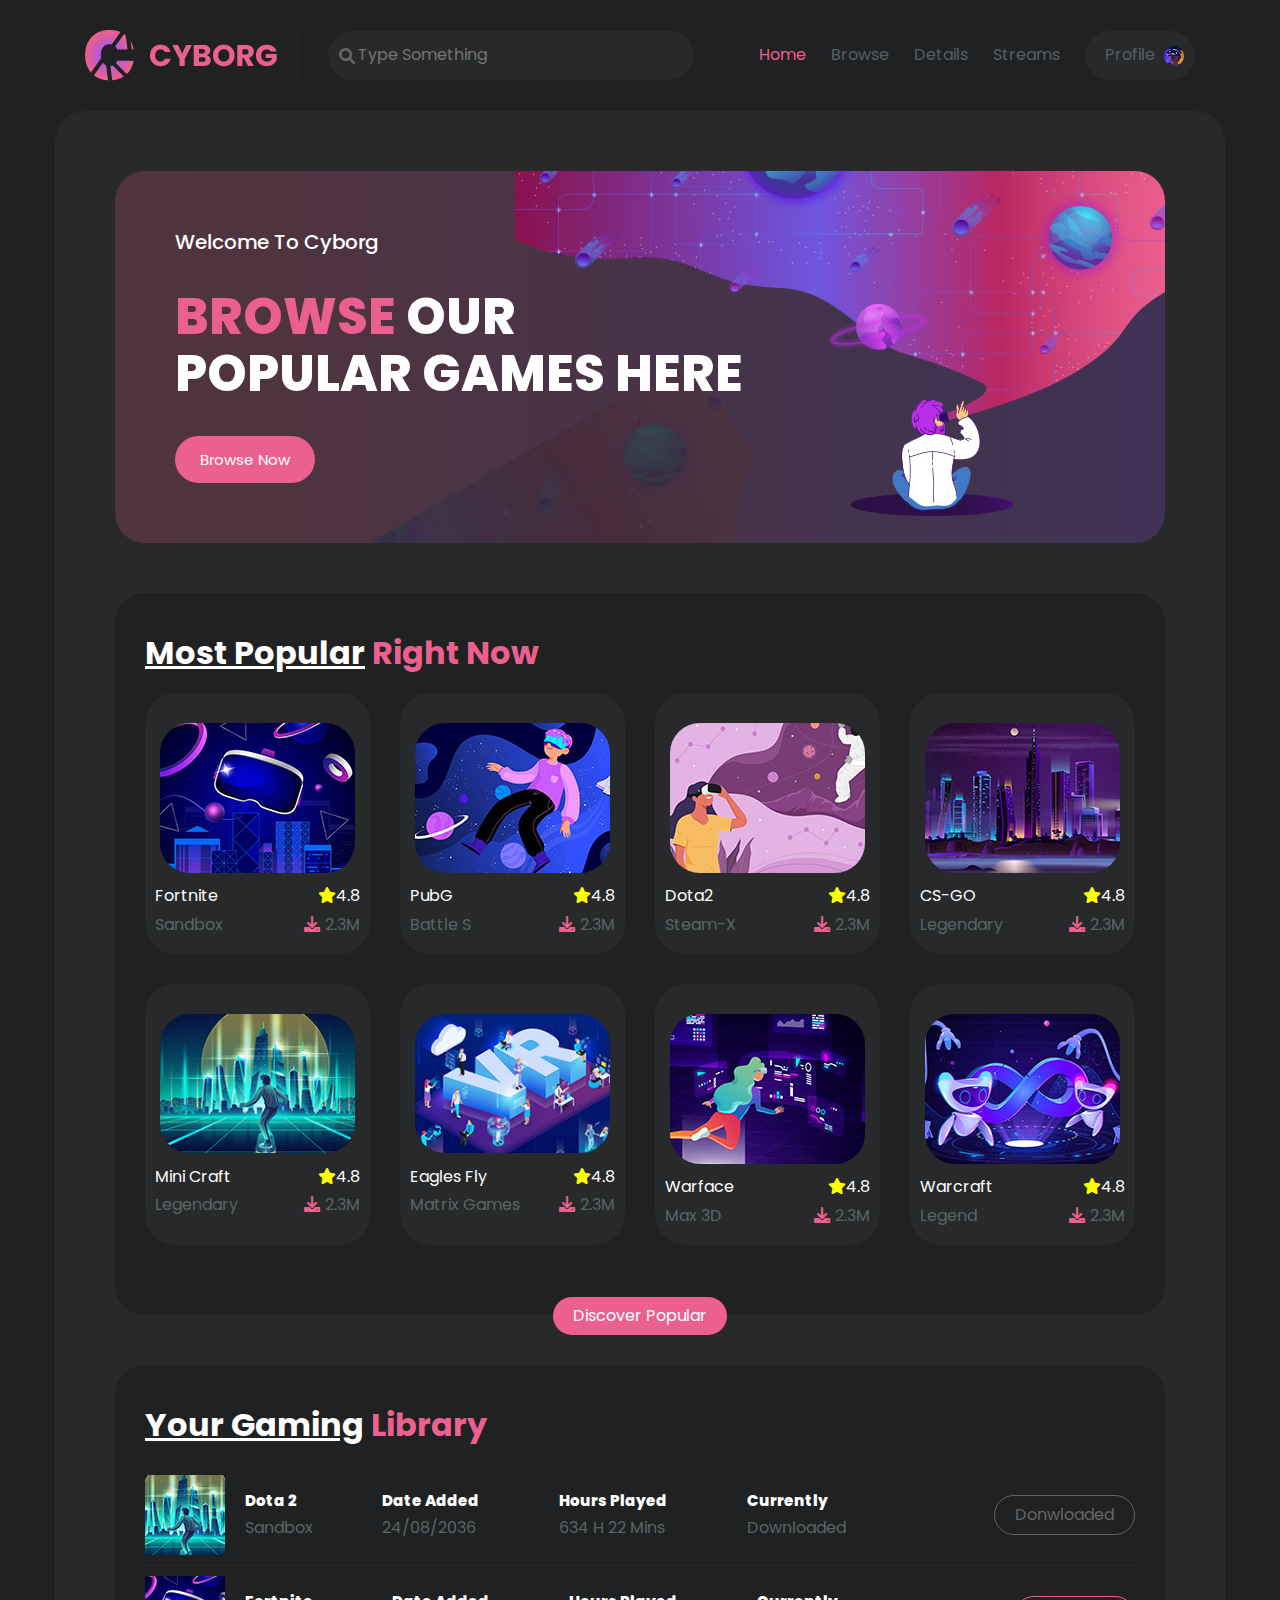
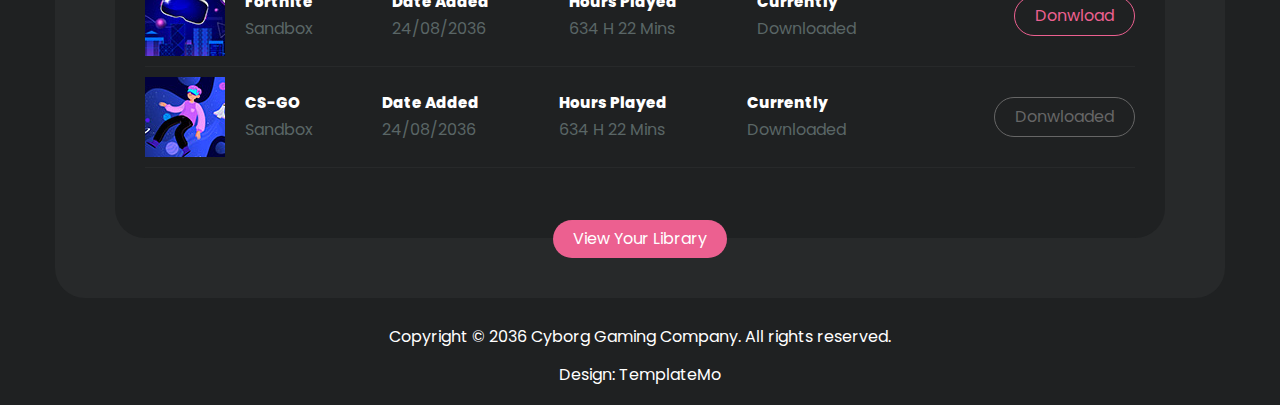
<file: index.html>
<!DOCTYPE html>
<html lang="en">
<head>
    <meta charset="UTF-8">
    <meta http-equiv="X-UA-Compatible" content="IE=edge">
    <meta name="viewport" content="width=device-width, initial-scale=1.0">
    <title>html & css template 05</title>
    <link href="https://fonts.googleapis.com/css2?family=Poppins:wght@100;200;300;400;500;600;700;800;900&display=swap" rel="stylesheet">
    <link rel="stylesheet" href="style/all.min.css">
    <link rel="stylesheet" href="style/normalize.css">
    <link rel="stylesheet" href="style/global.css">
    <link rel="stylesheet" href="style/main.css">
</head>
<body>
    <!-- start header -->
    <div class="header">
        <div class="container">
            <div class="image">
                <img src="images/logo.png" alt="logo">
                <form>
                    <i class="fa-solid fa-magnifying-glass"></i>
                    <input type="text" placeholder="Type Something">
                </form>
            </div>
            <div class="nav">
                <ul>
                    <li><a href="index.html" class="active">Home</a></li>
                    <li><a href="browse.html">Browse</a></li>
                    <li><a href="details.html">Details</a></li>
                    <li><a href="streams.html">Streams</a></li>
                    <li class="special"><a href="profile.html">Profile <img src="images/profile-header.jpg" alt=""></a></li>
                </ul>
                <div class="icon">
                    <ul>
                        <li></li>
                        <li></li>
                        <li></li>
                    </ul>
                </div>
            </div>
        </div>
    </div>
    <!-- end header -->
    <div class="container">
        <!-- start landing -->
        <div class="landing">
            <div class="content">
                <p>Welcome To Cyborg</p>
                <h1>
                    <span>BROWSE</span> OUR<br>
                    POPULAR GAMES HERE
                </h1>
                <a href="browse.html">Browse Now</a>
            </div>
        </div>
        <!-- end landing -->
        <!-- start most popular -->
        <div class="mp">
            <div class="content">
                <h1>
                    <span class="first">Most Popular</span>
                    <span class="second">Right Now</span>
                </h1>
                <div class="items">
                    <div class="card">
                        <div class="image">
                            <img src="images/popular-01.jpg" alt="">
                        </div>
                        <div class="up">
                            <p>Fortnite</p>
                            <span><i class="fa-solid fa-star"></i>4.8</span>
                        </div>
                        <div class="down">
                            <p>Sandbox</p>
                            <span><i class="fa-solid fa-download"></i>2.3M</span>
                        </div>
                    </div>
                    <div class="card">
                        <div class="image">
                            <img src="images/popular-02.jpg" alt="">
                        </div>
                        <div class="up">
                            <p>PubG</p>
                            <span><i class="fa-solid fa-star"></i>4.8</span>
                        </div>
                        <div class="down">
                            <p>Battle S</p>
                            <span><i class="fa-solid fa-download"></i>2.3M</span>
                        </div>
                    </div>
                    <div class="card">
                        <div class="image">
                            <img src="images/popular-03.jpg" alt="">
                        </div>
                        <div class="up">
                            <p>Dota2</p>
                            <span><i class="fa-solid fa-star"></i>4.8</span>
                        </div>
                        <div class="down">
                            <p>Steam-X</p>
                            <span><i class="fa-solid fa-download"></i>2.3M</span>
                        </div>
                    </div>
                    <div class="card">
                        <div class="image">
                            <img src="images/popular-04.jpg" alt="">
                        </div>
                        <div class="up">
                            <p>CS-GO</p>
                            <span><i class="fa-solid fa-star"></i>4.8</span>
                        </div>
                        <div class="down">
                            <p>Legendary</p>
                            <span><i class="fa-solid fa-download"></i>2.3M</span>
                        </div>
                    </div>
                    <div class="card">
                        <div class="image">
                            <img src="images/popular-05.jpg" alt="">
                        </div>
                        <div class="up">
                            <p>Mini Craft</p>
                            <span><i class="fa-solid fa-star"></i>4.8</span>
                        </div>
                        <div class="down">
                            <p>Legendary</p>
                            <span><i class="fa-solid fa-download"></i>2.3M</span>
                        </div>
                    </div>
                    <div class="card">
                        <div class="image">
                            <img src="images/popular-06.jpg" alt="">
                        </div>
                        <div class="up">
                            <p>Eagles Fly</p>
                            <span><i class="fa-solid fa-star"></i>4.8</span>
                        </div>
                        <div class="down">
                            <p>Matrix Games</p>
                            <span><i class="fa-solid fa-download"></i>2.3M</span>
                        </div>
                    </div>
                    <div class="card">
                        <div class="image">
                            <img src="images/popular-07.jpg" alt="">
                        </div>
                        <div class="up">
                            <p>Warface</p>
                            <span><i class="fa-solid fa-star"></i>4.8</span>
                        </div>
                        <div class="down">
                            <p>Max 3D</p>
                            <span><i class="fa-solid fa-download"></i>2.3M</span>
                        </div>
                    </div>
                    <div class="card">
                        <div class="image">
                            <img src="images/popular-08.jpg" alt="">
                        </div>
                        <div class="up">
                            <p>Warcraft</p>
                            <span><i class="fa-solid fa-star"></i>4.8</span>
                        </div>
                        <div class="down">
                            <p>Legend</p>
                            <span><i class="fa-solid fa-download"></i>2.3M</span>
                        </div>
                    </div>
                </div>
                <a href="browse.html">Discover Popular</a>
            </div>
        </div>
        <!-- end most popular -->
        <!-- start gaming library -->
        <div class="library">
            <div class="content">
                <h1>
                    <span class="up">Your Gaming</span>
                    <span class="down">Library</span>
                </h1>
                <div class="row">
                    <div class="image">
                        <img src="images/game-01.jpg" alt="">
                        <div class="text">
                            <p>Dota 2</p>
                            <span>Sandbox</span>
                        </div>
                    </div>
                    <div class="info">
                        <div class="date">
                            <p>Date Added</p>
                            <span>24/08/2036</span>
                        </div>
                        <div class="hours">
                            <p>Hours Played</p>
                            <span>634 H 22 Mins</span>
                        </div>
                        <div class="cur">
                            <p>Currently</p>
                            <span>Downloaded</span>
                        </div>
                    </div>
                    <a href="#">Donwloaded</a>
                </div>
                <div class="row mid">
                    <div class="image">
                        <img src="images/game-02.jpg" alt="">
                        <div class="text">
                            <p>Fortnite</p>
                            <span>Sandbox</span>
                        </div>
                    </div>
                    <div class="info">
                        <div class="date">
                            <p>Date Added</p>
                            <span>24/08/2036</span>
                        </div>
                        <div class="hours">
                            <p>Hours Played</p>
                            <span>634 H 22 Mins</span>
                        </div>
                        <div class="cur">
                            <p>Currently</p>
                            <span>Downloaded</span>
                        </div>
                    </div>
                    <a href="#" class="download">Donwload</a>
                </div>
                <div class="row">
                    <div class="image">
                        <img src="images/game-03.jpg" alt="">
                        <div class="text">
                            <p>CS-GO</p>
                            <span>Sandbox</span>
                        </div>
                    </div>
                    <div class="info">
                        <div class="date">
                            <p>Date Added</p>
                            <span>24/08/2036</span>
                        </div>
                        <div class="hours">
                            <p>Hours Played</p>
                            <span>634 H 22 Mins</span>
                        </div>
                        <div class="cur">
                            <p>Currently</p>
                            <span>Downloaded</span>
                        </div>
                    </div>
                    <a href="#">Donwloaded</a>
                </div>
                <a href="#" class="end">View Your Library</a>
            </div>
        </div>
        <!-- end gaming library -->
    </div>
    <!-- start footer -->
    <div class="footer">
        <p class="first">Copyright © 2036 <a href="#">Cyborg Gaming</a> Company. All rights reserved.</p>
        <p class="second">Design: <a href="#">TemplateMo</a></p>
    </div>
    <!-- end footer -->
</body>
</html>
</file>
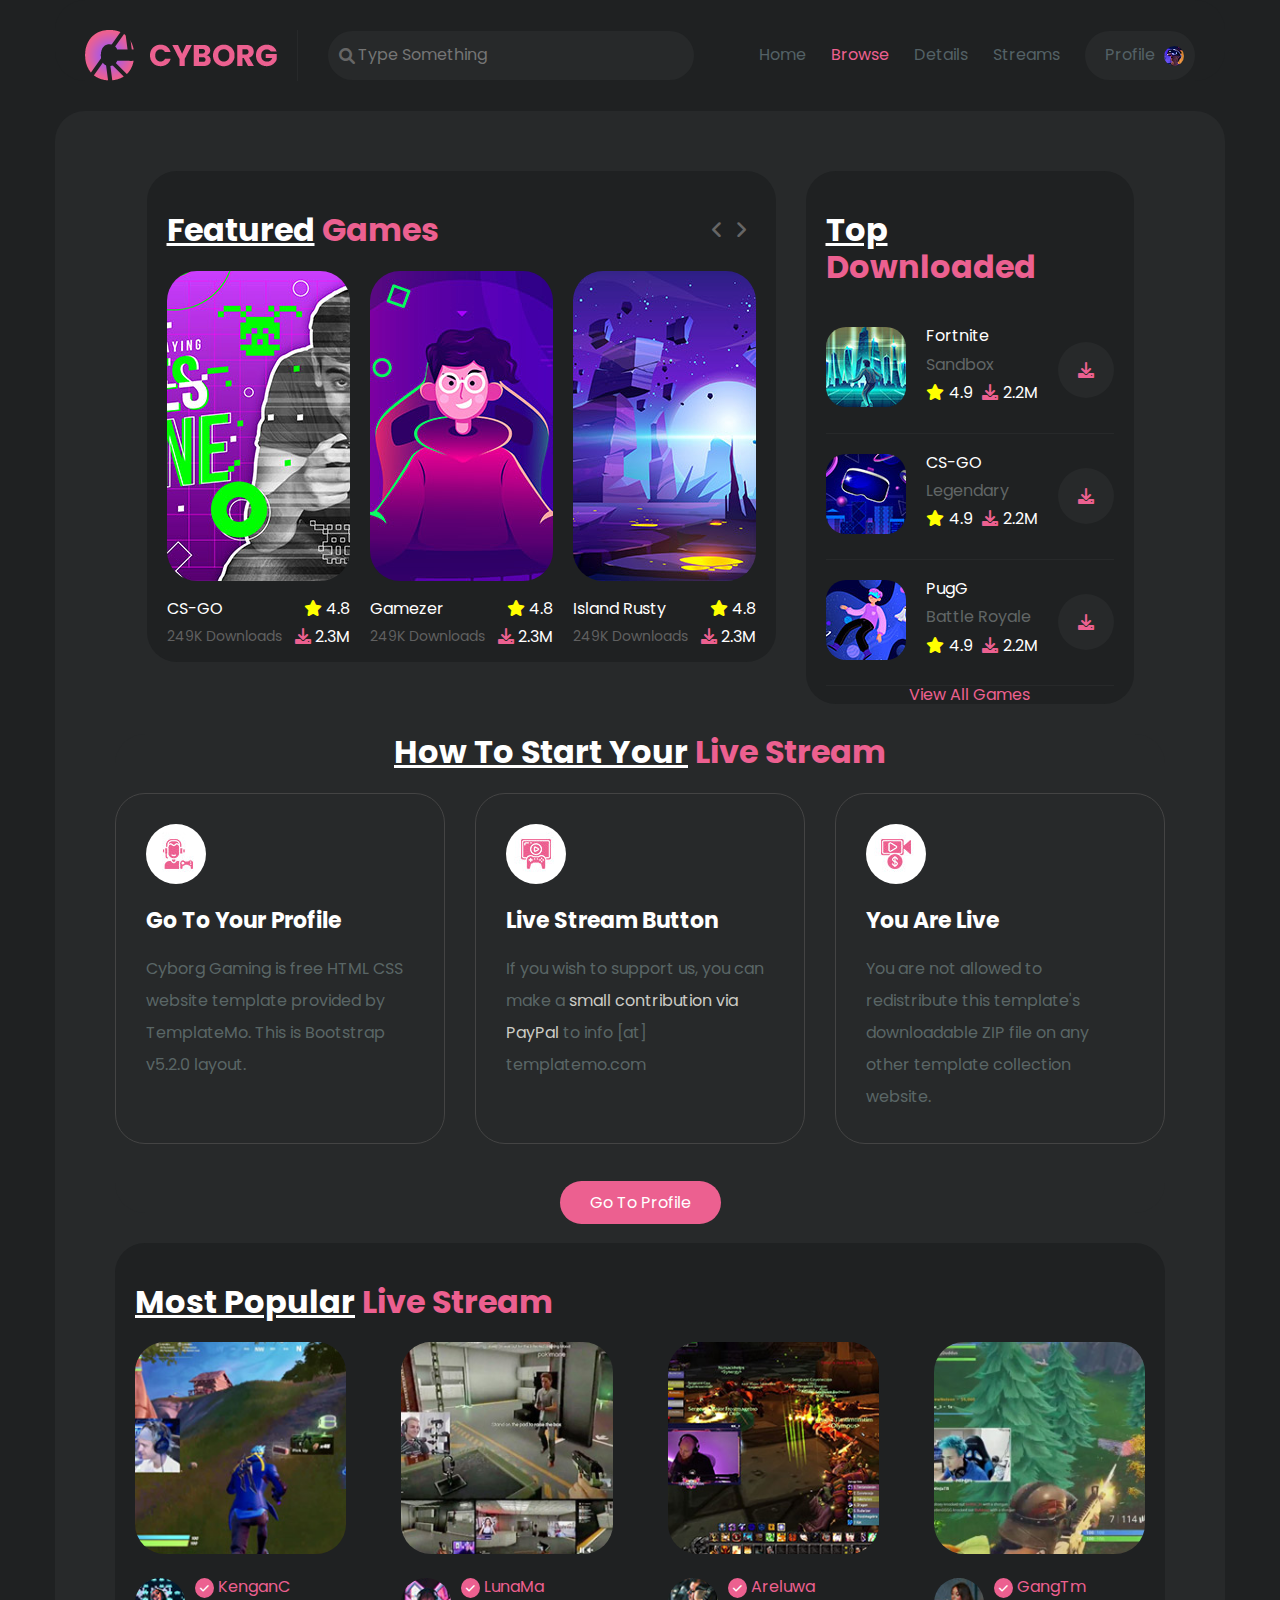
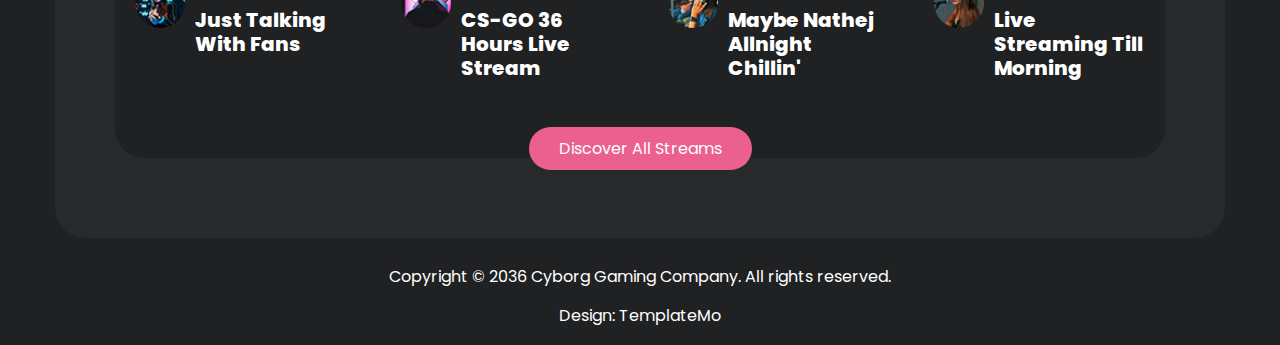
<file: browse.html>
<!DOCTYPE html>
<html lang="en">
<head>
    <meta charset="UTF-8">
    <meta http-equiv="X-UA-Compatible" content="IE=edge">
    <meta name="viewport" content="width=device-width, initial-scale=1.0">
    <title>browse</title>
    <link href="https://fonts.googleapis.com/css2?family=Poppins:wght@100;200;300;400;500;600;700;800;900&display=swap" rel="stylesheet">
    <link rel="stylesheet" href="style/all.min.css">
    <link rel="stylesheet" href="style/normalize.css">
    <link rel="stylesheet" href="style/global.css">
    <link rel="stylesheet" href="style/browse.css">
</head>
<body>
    <!-- start header -->
    <div class="header">
        <div class="container">
            <div class="image">
                <img src="images/logo.png" alt="logo">
                <form>
                    <i class="fa-solid fa-magnifying-glass"></i>
                    <input type="text" placeholder="Type Something">
                </form>
            </div>
            <div class="nav">
                <ul>
                    <li><a href="index.html">Home</a></li>
                    <li><a href="browse.html" class="active">Browse</a></li>
                    <li><a href="details.html">Details</a></li>
                    <li><a href="streams.html">Streams</a></li>
                    <li class="special"><a href="profile.html">Profile <img src="images/profile-header.jpg" alt=""></a></li>
                </ul>
                <div class="icon">
                    <ul>
                        <li></li>
                        <li></li>
                        <li></li>
                    </ul>
                </div>
            </div>
        </div>
    </div>
    <!-- end header -->
    <div class="container">
        <div class="items">
            <div class="featured">
                <div class="content">
                    <div class="main-hedding">
                        <h1><span class="first">Featured</span> <span class="second">Games</span></h1>
                        <div class="icons">
                            <i class="fa-solid fa-angle-left"></i>
                            <i class="fa-solid fa-angle-right"></i>
                        </div>
                    </div>
                    <div class="boxes">
                        <div class="box">
                            <div class="image">
                                <img src="images/featured-01.jpg" alt="">
                            </div>
                            <div class="text">
                                <div class="top">
                                    <div class="left">
                                        <p>CS-GO</p>
                                    </div>
                                    <div class="right">
                                        <i class="fa-solid fa-star"></i>
                                        4.8
                                    </div>
                                </div>
                                <div class="bottom">
                                    <div class="left">
                                        <p>249K Downloads</p>
                                    </div>
                                    <div class="right">
                                        <i class="fa-solid fa-download"></i>
                                        <p>2.3M</p>
                                    </div>
                                </div>
                            </div>
                        </div>
                        <div class="box">
                            <div class="image">
                                <img src="images/featured-02.jpg" alt="">
                            </div>
                            <div class="text">
                                <div class="top">
                                    <div class="left">
                                        <p>Gamezer</p>
                                    </div>
                                    <div class="right">
                                        <i class="fa-solid fa-star"></i>
                                        4.8
                                    </div>
                                </div>
                                <div class="bottom">
                                    <div class="left">
                                        <p>249K Downloads</p>
                                    </div>
                                    <div class="right">
                                        <i class="fa-solid fa-download"></i>
                                        <p>2.3M</p>
                                    </div>
                                </div>
                            </div>
                        </div>
                        <div class="box">
                            <div class="image">
                                <img src="images/featured-03.jpg" alt="">
                            </div>
                            <div class="text">
                                <div class="top">
                                    <div class="left">
                                        <p>Island Rusty</p>
                                    </div>
                                    <div class="right">
                                        <i class="fa-solid fa-star"></i>
                                        4.8
                                    </div>
                                </div>
                                <div class="bottom">
                                    <div class="left">
                                        <p>249K Downloads</p>
                                    </div>
                                    <div class="right">
                                        <i class="fa-solid fa-download"></i>
                                        <p>2.3M</p>
                                    </div>
                                </div>
                            </div>
                        </div>
                    </div>
                </div>
            </div>
            <div class="top-downloaded">
                <div class="content">
                    <div class="main-hedding">
                        <h1><span class="first">Top</span> <br><span>Downloaded</span></h1>
                    </div>
                    <div class="boxes">
                        <div class="box">
                            <div class="image">
                                <img src="images/game-01.jpg" alt="">
                            </div>
                            <div class="text">
                                <p>Fortnite</p>
                                <span>Sandbox</span>
                                <div class="icons">
                                    <div class="left">
                                        <i class="fa-solid fa-star"></i>
                                        <p>4.9</p>
                                    </div>
                                    <div class="right">
                                        <i class="fa-solid fa-download"></i>
                                        <p>2.2M</p>
                                    </div>
                                </div>
                            </div>
                            <i class="fa-solid fa-download last"></i>
                        </div>
                        <div class="box">
                            <div class="image">
                                <img src="images/game-02.jpg" alt="">
                            </div>
                            <div class="text">
                                <p>CS-GO</p>
                                <span>Legendary</span>
                                <div class="icons">
                                    <div class="left">
                                        <i class="fa-solid fa-star"></i>
                                        <p>4.9</p>
                                    </div>
                                    <div class="right">
                                        <i class="fa-solid fa-download"></i>
                                        <p>2.2M</p>
                                    </div>
                                </div>
                            </div>
                            <i class="fa-solid fa-download last"></i>
                        </div>
                        <div class="box">
                            <div class="image">
                                <img src="images/game-03.jpg" alt="">
                            </div>
                            <div class="text">
                                <p>PugG</p>
                                <span>Battle Royale</span>
                                <div class="icons">
                                    <div class="left">
                                        <i class="fa-solid fa-star"></i>
                                        <p>4.9</p>
                                    </div>
                                    <div class="right">
                                        <i class="fa-solid fa-download"></i>
                                        <p>2.2M</p>
                                    </div>
                                </div>
                            </div>
                            <i class="fa-solid fa-download last"></i>
                        </div>
                    </div>
                    <a href="#">View All Games</a>
                </div>
            </div>
        </div>
        <div class="live-stream">
            <div class="content">
                <div class="main-hedding">
                    <h1><span class="first">How To Start Your</span> <span class="second">Live Stream</span></h1>
                </div>
                <div class="boxes">
                    <div class="box">
                        <div class="image">
                            <img src="images/service-01.jpg" alt="">
                        </div>
                        <div class="text">
                            <h3>Go To Your Profile</h3>
                            <p>
                                Cyborg Gaming is free HTML CSS website template provided by TemplateMo. This is Bootstrap v5.2.0 layout.
                            </p>
                        </div>
                    </div>
                    <div class="box">
                        <div class="image">
                            <img src="images/service-02.jpg" alt="">
                        </div>
                        <div class="text">
                            <h3>Live Stream Button</h3>
                            <p>
                                If you wish to support us, you can make a <a href="#">small contribution via PayPal</a> to info [at] templatemo.com
                            </p>
                        </div>
                    </div>
                    <div class="box">
                        <div class="image">
                            <img src="images/service-03.jpg" alt="">
                        </div>
                        <div class="text">
                            <h3>You Are Live</h3>
                            <p>
                                You are not allowed to redistribute this template's downloadable ZIP file on any other template collection website.
                            </p>
                        </div>
                    </div>
                </div>
                <div class="a">
                    <a href="#">Go To Profile</a>
                </div>
            </div>
        </div>
        <div class="most-populare">
            <div class="content">
                <div class="main-hedding">
                    <h1><span class="first">Most Popular</span> <span class="second">Live Stream</span></h1>
                </div>
                <div class="boxes">
                    <div class="box">
                        <div class="image">
                            <img src="images/stream-01.jpg" alt="">
                            <div class="top">
                                <a href="#">Live</a>
                            </div>
                            <div class="bottom">
                                <a href="#" class="first"><i class="fa-solid fa-eye"></i> 1.2K</a>
                                <a href="#" class="second"><i class="fa-solid fa-gamepad"></i> CS-GO</a>
                            </div>
                        </div>
                        <div class="cont">
                            <img src="images/avatar-01.jpg" alt="">
                            <div class="text">
                                <p><i class="fa-solid fa-check"></i> KenganC</p>
                                <h3>
                                    Just Talking With Fans
                                </h3>
                            </div>
                        </div>
                    </div>
                    <div class="box">
                        <div class="image">
                            <img src="images/stream-02.jpg" alt="">
                            <div class="top">
                                <a href="#">Live</a>
                            </div>
                            <div class="bottom">
                                <a href="#" class="first"><i class="fa-solid fa-eye"></i> 1.2K</a>
                                <a href="#" class="second"><i class="fa-solid fa-gamepad"></i> CS-GO</a>
                            </div>
                        </div>
                        <div class="cont">
                            <img src="images/avatar-02.jpg" alt="">
                            <div class="text">
                                <p><i class="fa-solid fa-check"></i> LunaMa</p>
                                <h3>
                                    CS-GO 36 Hours Live Stream
                                </h3>
                            </div>
                        </div>
                    </div>
                    <div class="box">
                        <div class="image">
                            <img src="images/stream-03.jpg" alt="">
                            <div class="top">
                                <a href="#">Live</a>
                            </div>
                            <div class="bottom">
                                <a href="#" class="first"><i class="fa-solid fa-eye"></i> 1.2K</a>
                                <a href="#" class="second"><i class="fa-solid fa-gamepad"></i> CS-GO</a>
                            </div>
                        </div>
                        <div class="cont">
                            <img src="images/avatar-03.jpg" alt="">
                            <div class="text">
                                <p><i class="fa-solid fa-check"></i> Areluwa</p>
                                <h3>
                                    Maybe Nathej Allnight Chillin'
                                </h3>
                            </div>
                        </div>
                    </div>
                    <div class="box">
                        <div class="image">
                            <img src="images/stream-04.jpg" alt="">
                            <div class="top">
                                <a href="#">Live</a>
                            </div>
                            <div class="bottom">
                                <a href="#" class="first"><i class="fa-solid fa-eye"></i> 1.2K</a>
                                <a href="#" class="second"><i class="fa-solid fa-gamepad"></i> CS-GO</a>
                            </div>
                        </div>
                        <div class="cont">
                            <img src="images/avatar-04.jpg" alt="">
                            <div class="text">
                                <p><i class="fa-solid fa-check"></i> GangTm</p>
                                <h3>
                                    Live Streaming Till Morning
                                </h3>
                            </div>
                        </div>
                    </div>
                </div>
                <div class="a">
                    <a href="#">Discover All Streams</a>
                </div>
            </div>
        </div>
    </div>
    <!-- start footer -->
    <div class="footer">
        <p class="first">Copyright © 2036 <a href="#">Cyborg Gaming</a> Company. All rights reserved.</p>
        <p class="second">Design: <a href="#">TemplateMo</a></p>
    </div>
    <!-- end footer -->
</body>
</html>
</file>
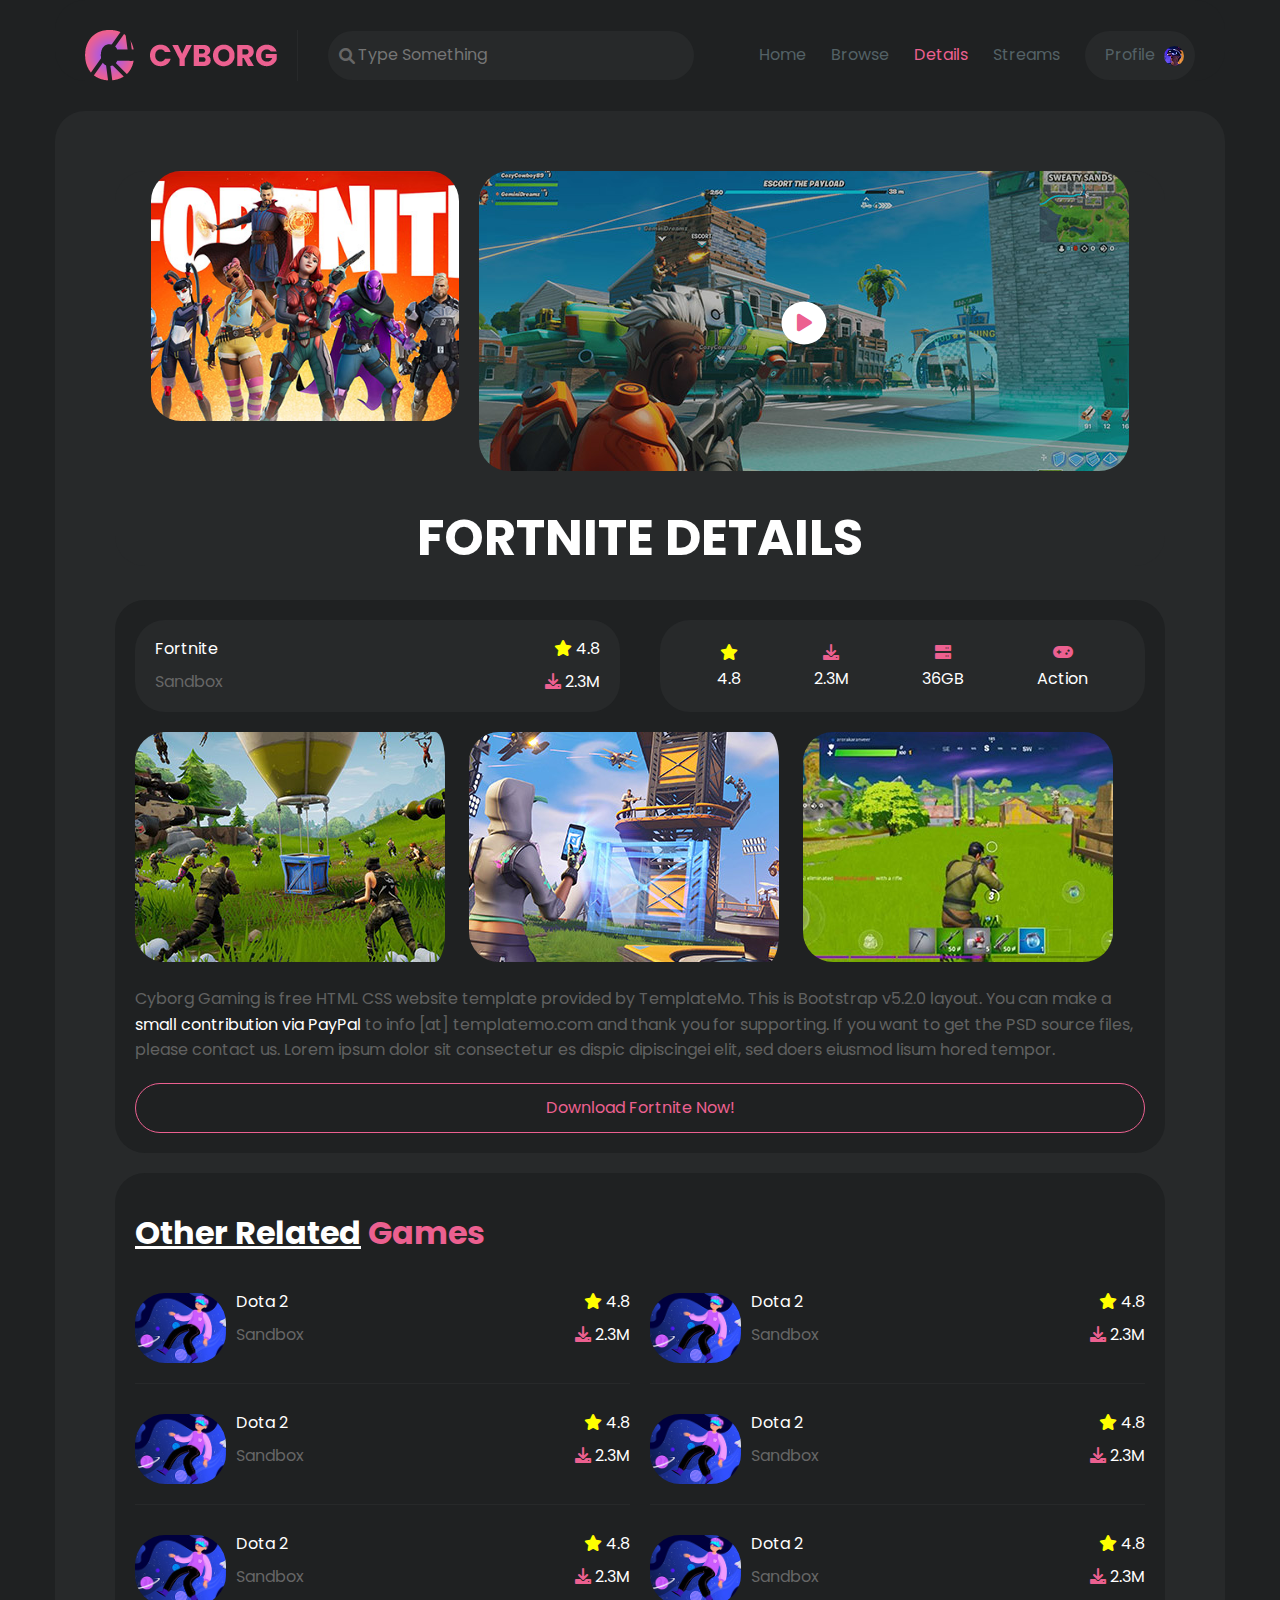
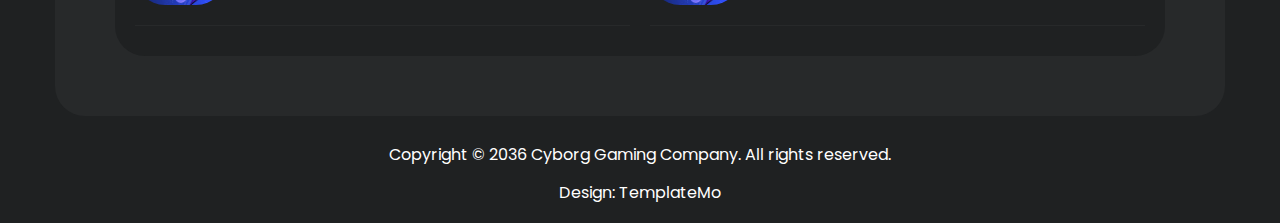
<file: details.html>
<!DOCTYPE html>
<html lang="en">
<head>
    <meta charset="UTF-8">
    <meta http-equiv="X-UA-Compatible" content="IE=edge">
    <meta name="viewport" content="width=device-width, initial-scale=1.0">
    <title>Details</title>
    <link href="https://fonts.googleapis.com/css2?family=Poppins:wght@100;200;300;400;500;600;700;800;900&display=swap" rel="stylesheet">
    <link rel="stylesheet" href="style/all.min.css">
    <link rel="stylesheet" href="style/normalize.css">
    <link rel="stylesheet" href="style/global.css">
    <link rel="stylesheet" href="style/details.css">
</head>
<body>
    <!-- start header -->
    <div class="header">
        <div class="container">
            <div class="image">
                <img src="images/logo.png" alt="logo">
                <form>
                    <i class="fa-solid fa-magnifying-glass"></i>
                    <input type="text" placeholder="Type Something">
                </form>
            </div>
            <div class="nav">
                <ul>
                    <li><a href="index.html">Home</a></li>
                    <li><a href="browse.html">Browse</a></li>
                    <li><a href="details.html" class="active">Details</a></li>
                    <li><a href="streams.html">Streams</a></li>
                    <li class="special"><a href="profile.html">Profile <img src="images/profile-header.jpg" alt=""></a></li>
                </ul>
                <div class="icon">
                    <ul>
                        <li></li>
                        <li></li>
                        <li></li>
                    </ul>
                </div>
            </div>
        </div>
    </div>
    <!-- end header -->
    <div class="container">
        <div class="fortnite">
            <div class="content">
                <div class="img">
                    <div class="left">
                        <img src="images/feature-left.jpg" alt="">
                    </div>
                    <div class="right">
                        <img src="images/feature-right.jpg" alt="">
                        <a href="https://www.youtube.com/"><i class="fa-solid fa-play"></i></a>
                    </div>
                </div>
                <div class="h1">
                    <h1>FORTNITE DETAILS</h1>
                </div>
            </div>
        </div>
        <div class="download">
            <div class="content">
                <div class="top">
                    <div class="left">
                        <div class="up">
                            <p>Fortnite</p>
                            <div class="icon">
                                <i class="fa-solid fa-star"></i>
                                4.8
                            </div>
                        </div>
                        <div class="down">
                            <span>Sandbox</span>
                            <div class="icon">
                                <i class="fa-solid fa-download"></i>
                                2.3M
                            </div>
                        </div>
                    </div>
                    <div class="right">
                        <div class="icon">
                            <i class="fa-solid fa-star"></i>
                            <span>4.8</span>
                        </div>
                        <div class="icon">
                            <i class="fa-solid fa-download"></i>
                            <span>2.3M</span>
                        </div>
                        <div class="icon">
                            <i class="fa-solid fa-server"></i>
                            <span>36GB</span>
                        </div>
                        <div class="icon">
                            <i class="fa-solid fa-gamepad"></i>
                            <span>Action</span>
                        </div>
                    </div>
                </div>
                <div class="mid">
                    <img src="images/details-01.jpg" alt="">
                    <img src="images/details-02.jpg" alt="">
                    <img src="images/details-03.jpg" alt="">
                </div>
                <div class="bottom">
                    <p>
                        Cyborg Gaming is free HTML CSS website template provided by TemplateMo. This is Bootstrap v5.2.0 layout. You can make a <a href="#">small contribution via PayPal</a> to info [at] templatemo.com and thank you for supporting. If you want to get the PSD source files, please contact us. Lorem ipsum dolor sit consectetur es dispic dipiscingei elit, sed doers eiusmod lisum hored tempor.
                    </p>
                </div>
                <a href="#" class="end">Download Fortnite Now!</a>
            </div>
        </div>
        <div class="rated-games">
            <div class="content">
                <div class="main-hedding">
                    <h1><span>Other Related</span> Games</h1>
                </div>
                <div class="items">
                    <div class="box">
                        <img src="images/popular-02.jpg" alt="">
                        <div class="text">
                            <div class="up">
                                <p>Dota 2</p>
                                <div class="icon">
                                    <i class="fa-solid fa-star"></i>
                                    4.8
                                </div>
                            </div>
                            <div class="down">
                                <span>Sandbox</span>
                                <div class="icon">
                                    <i class="fa-solid fa-download"></i>
                                    2.3M
                                </div>
                            </div>
                        </div>
                    </div>
                    <div class="box">
                        <img src="images/popular-02.jpg" alt="">
                        <div class="text">
                            <div class="up">
                                <p>Dota 2</p>
                                <div class="icon">
                                    <i class="fa-solid fa-star"></i>
                                    4.8
                                </div>
                            </div>
                            <div class="down">
                                <span>Sandbox</span>
                                <div class="icon">
                                    <i class="fa-solid fa-download"></i>
                                    2.3M
                                </div>
                            </div>
                        </div>
                    </div>
                    <div class="box">
                        <img src="images/popular-02.jpg" alt="">
                        <div class="text">
                            <div class="up">
                                <p>Dota 2</p>
                                <div class="icon">
                                    <i class="fa-solid fa-star"></i>
                                    4.8
                                </div>
                            </div>
                            <div class="down">
                                <span>Sandbox</span>
                                <div class="icon">
                                    <i class="fa-solid fa-download"></i>
                                    2.3M
                                </div>
                            </div>
                        </div>
                    </div>
                    <div class="box">
                        <img src="images/popular-02.jpg" alt="">
                        <div class="text">
                            <div class="up">
                                <p>Dota 2</p>
                                <div class="icon">
                                    <i class="fa-solid fa-star"></i>
                                    4.8
                                </div>
                            </div>
                            <div class="down">
                                <span>Sandbox</span>
                                <div class="icon">
                                    <i class="fa-solid fa-download"></i>
                                    2.3M
                                </div>
                            </div>
                        </div>
                    </div>
                    <div class="box">
                        <img src="images/popular-02.jpg" alt="">
                        <div class="text">
                            <div class="up">
                                <p>Dota 2</p>
                                <div class="icon">
                                    <i class="fa-solid fa-star"></i>
                                    4.8
                                </div>
                            </div>
                            <div class="down">
                                <span>Sandbox</span>
                                <div class="icon">
                                    <i class="fa-solid fa-download"></i>
                                    2.3M
                                </div>
                            </div>
                        </div>
                    </div>
                    <div class="box">
                        <img src="images/popular-02.jpg" alt="">
                        <div class="text">
                            <div class="up">
                                <p>Dota 2</p>
                                <div class="icon">
                                    <i class="fa-solid fa-star"></i>
                                    4.8
                                </div>
                            </div>
                            <div class="down">
                                <span>Sandbox</span>
                                <div class="icon">
                                    <i class="fa-solid fa-download"></i>
                                    2.3M
                                </div>
                            </div>
                        </div>
                    </div>
                </div>
            </div>
        </div>
    </div>
    <!-- start footer -->
    <div class="footer">
        <p class="first">Copyright © 2036 <a href="#">Cyborg Gaming</a> Company. All rights reserved.</p>
        <p class="second">Design: <a href="#">TemplateMo</a></p>
    </div>
    <!-- end footer -->
</body>
</html>
</file>
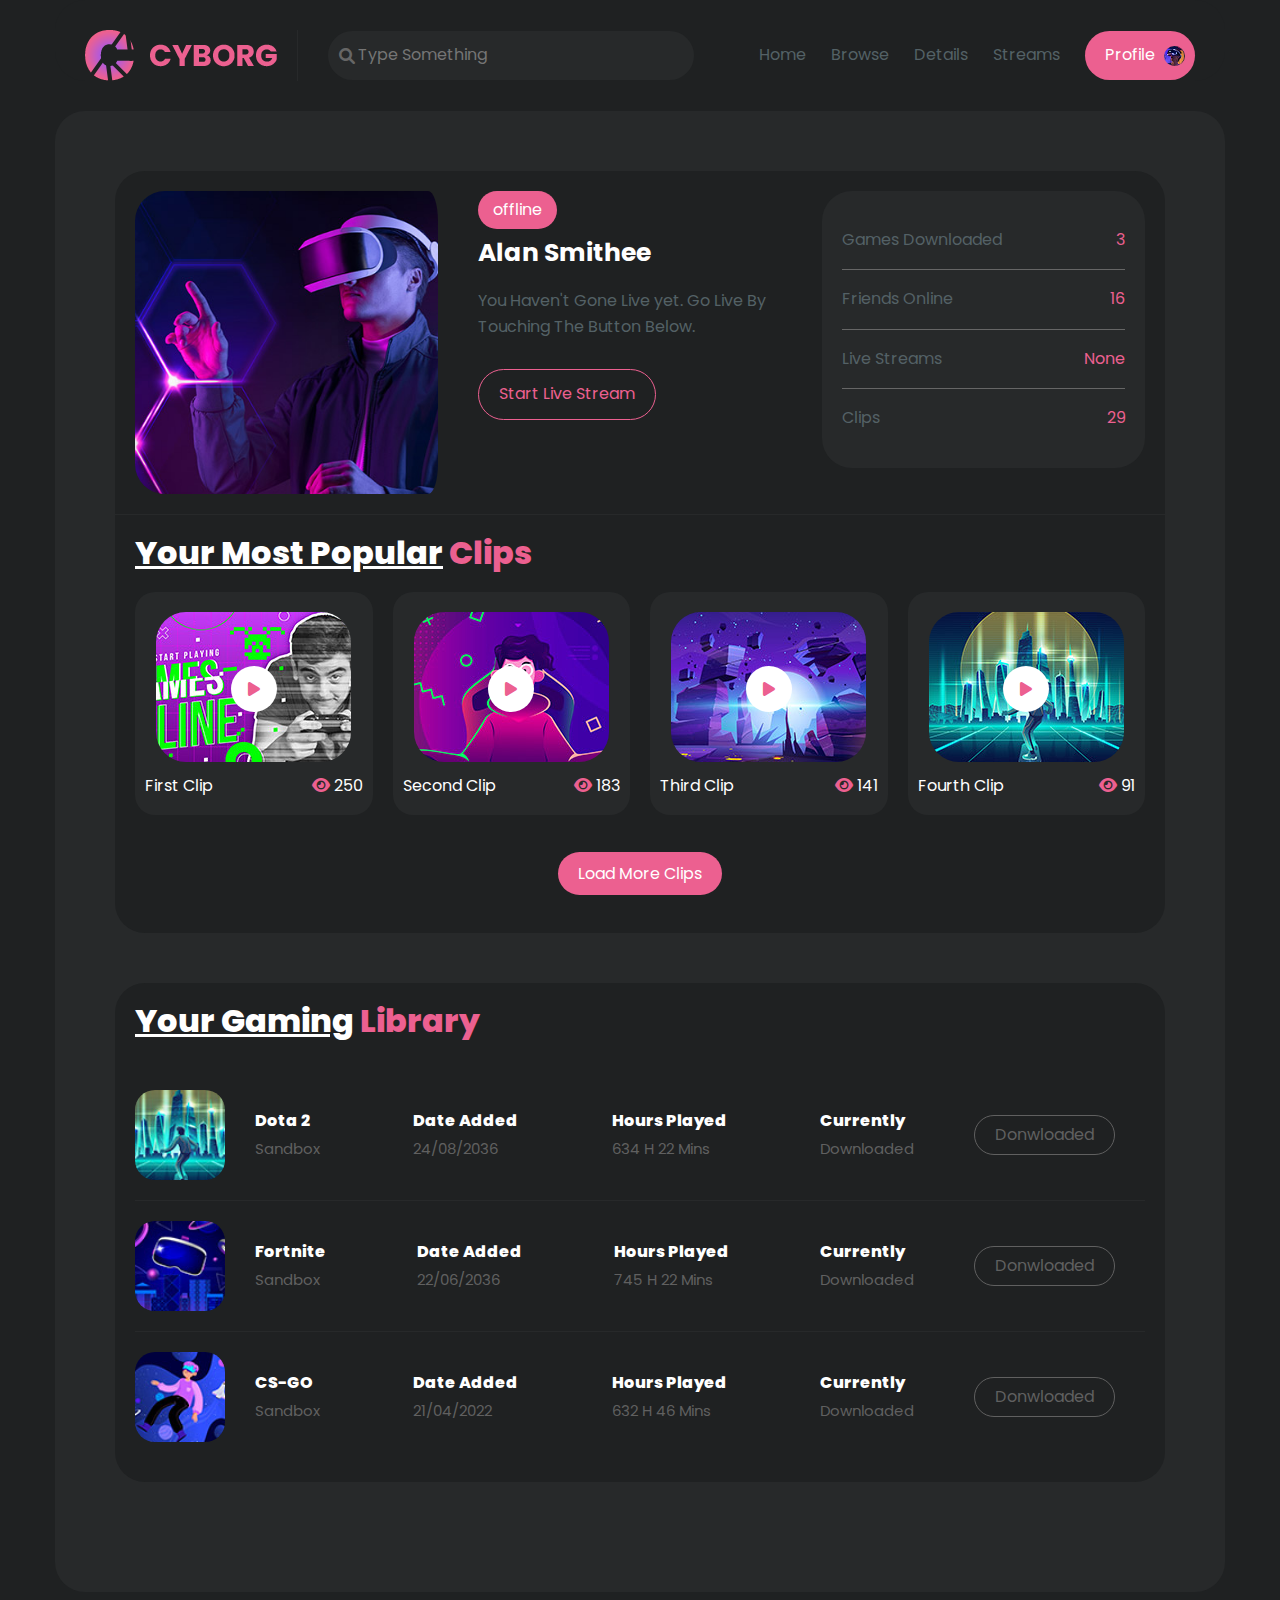
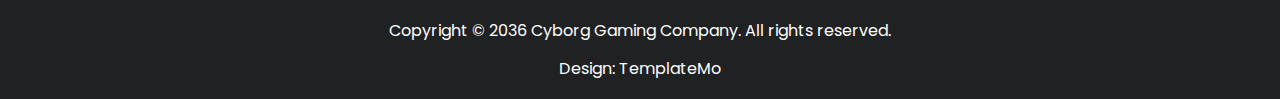
<file: profile.html>
<!DOCTYPE html>
<html lang="en">
<head>
    <meta charset="UTF-8">
    <meta http-equiv="X-UA-Compatible" content="IE=edge">
    <meta name="viewport" content="width=device-width, initial-scale=1.0">
    <title>Profile</title>
    <link href="https://fonts.googleapis.com/css2?family=Poppins:wght@100;200;300;400;500;600;700;800;900&display=swap" rel="stylesheet">
    <link rel="stylesheet" href="style/all.min.css">
    <link rel="stylesheet" href="style/normalize.css">
    <link rel="stylesheet" href="style/global.css">
    <link rel="stylesheet" href="style/profile.css">
</head>
<body>
    <!-- start header -->
    <div class="header">
        <div class="container">
            <div class="image">
                <img src="images/logo.png" alt="logo">
                <form>
                    <i class="fa-solid fa-magnifying-glass"></i>
                    <input type="text" placeholder="Type Something">
                </form>
            </div>
            <div class="nav">
                <ul>
                    <li><a href="index.html">Home</a></li>
                    <li><a href="browse.html">Browse</a></li>
                    <li><a href="details.html">Details</a></li>
                    <li><a href="streams.html">Streams</a></li>
                    <li class="special"><a href="profile.html" >Profile <img src="images/profile-header.jpg" alt=""></a></li>
                </ul>
                <div class="icon">
                    <ul>
                        <li></li>
                        <li></li>
                        <li></li>
                    </ul>
                </div>
            </div>
        </div>
    </div>
    <!-- end header -->
    <div class="container">
        <div class="profile">
            <div class="content">
                <div class="about">
                    <img src="images/profile.jpg" alt="">
                    <div class="text">
                        <span>offline</span>
                        <h3>Alan Smithee</h3>
                        <p>You Haven't Gone Live yet. Go Live By Touching The Button Below.</p>
                        <a href="#">Start Live Stream</a>
                    </div>
                    <div class="box">
                        <div class="row">
                            <p>Games Downloaded</p>
                            <span>3</span>
                        </div>
                        <div class="row">
                            <p>Friends Online</p>
                            <span>16</span>
                        </div>
                        <div class="row">
                            <p>Live Streams</p>
                            <span>None</span>
                        </div>
                        <div class="row">
                            <p>Clips</p>
                            <span>29</span>
                        </div>
                    </div>
                </div>
                <div class="most-popular-clips">
                    <div class="main-hedding">
                        <h1><span>Your Most Popular</span> Clips</h1>
                    </div>
                    <div class="boxes">
                        <div class="box">
                            <div class="image">
                                <img src="images/clip-01.jpg" alt="">
                                <a href="#"><i class="fa-solid fa-play"></i></a>
                            </div>
                            <div class="info">
                                <p>First Clip</p>
                                <span><i class="fa-solid fa-eye"></i> 250</span>
                            </div>
                        </div>
                        <div class="box">
                            <div class="image">
                                <img src="images/clip-02.jpg" alt="">
                                <a href="#"><i class="fa-solid fa-play"></i></a>
                            </div>
                            <div class="info">
                                <p>Second Clip</p>
                                <span><i class="fa-solid fa-eye"></i> 183</span>
                            </div>
                        </div>
                        <div class="box">
                            <div class="image">
                                <img src="images/clip-03.jpg" alt="">
                                <a href="#"><i class="fa-solid fa-play"></i></a>
                            </div>
                            <div class="info">
                                <p>Third Clip</p>
                                <span><i class="fa-solid fa-eye"></i> 141</span>
                            </div>
                        </div>
                        <div class="box">
                            <div class="image">
                                <img src="images/clip-04.jpg" alt="">
                                <a href="#"><i class="fa-solid fa-play"></i></a>
                            </div>
                            <div class="info">
                                <p>Fourth Clip</p>
                                <span><i class="fa-solid fa-eye"></i> 91</span>
                            </div>
                        </div>
                    </div>
                    <div class="end">
                        <a href="#">Load More Clips</a>
                    </div>
                </div>
            </div>
        </div>
        <div class="gaming-library">
            <div class="content">
                <div class="main-hedding">
                    <h1><span>Your Gaming</span> Library</h1>
                </div>
                <div class="rows">
                    <div class="row">
                        <img src="images/game-01.jpg" alt="">
                        <div class="info">
                            <div>
                                <p>Dota 2</p>
                                <span>Sandbox</span>
                            </div>
                            <div>
                                <p>Date Added</p>
                                <span>24/08/2036</span>
                            </div>
                            <div>
                                <p>Hours Played</p>
                                <span>634 H 22 Mins</span>
                            </div>
                            <div>
                                <p>Currently</p>
                                <span>Downloaded</span>
                            </div>
                        </div>
                        <a href="#">Donwloaded</a>
                    </div>
                    <div class="row">
                        <img src="images/game-02.jpg" alt="">
                        <div class="info">
                            <div>
                                <p>Fortnite</p>
                                <span>Sandbox</span>
                            </div>
                            <div>
                                <p>Date Added</p>
                                <span>22/06/2036</span>
                            </div>
                            <div>
                                <p>Hours Played</p>
                                <span>745 H 22 Mins</span>
                            </div>
                            <div>
                                <p>Currently</p>
                                <span>Downloaded</span>
                            </div>
                        </div>
                        <a href="#">Donwloaded</a>
                    </div>
                    <div class="row">
                        <img src="images/game-03.jpg" alt="">
                        <div class="info">
                            <div>
                                <p>CS-GO</p>
                                <span>Sandbox</span>
                            </div>
                            <div>
                                <p>Date Added</p>
                                <span>21/04/2022</span>
                            </div>
                            <div>
                                <p>Hours Played</p>
                                <span>632 H 46 Mins</span>
                            </div>
                            <div>
                                <p>Currently</p>
                                <span>Downloaded</span>
                            </div>
                        </div>
                        <a href="#">Donwloaded</a>
                    </div>
                </div>
            </div>
        </div>
    </div>
    <!-- start footer -->
    <div class="footer">
        <p class="first">Copyright © 2036 <a href="#">Cyborg Gaming</a> Company. All rights reserved.</p>
        <p class="second">Design: <a href="#">TemplateMo</a></p>
    </div>
    <!-- end footer -->
</body>
</html>
</file>
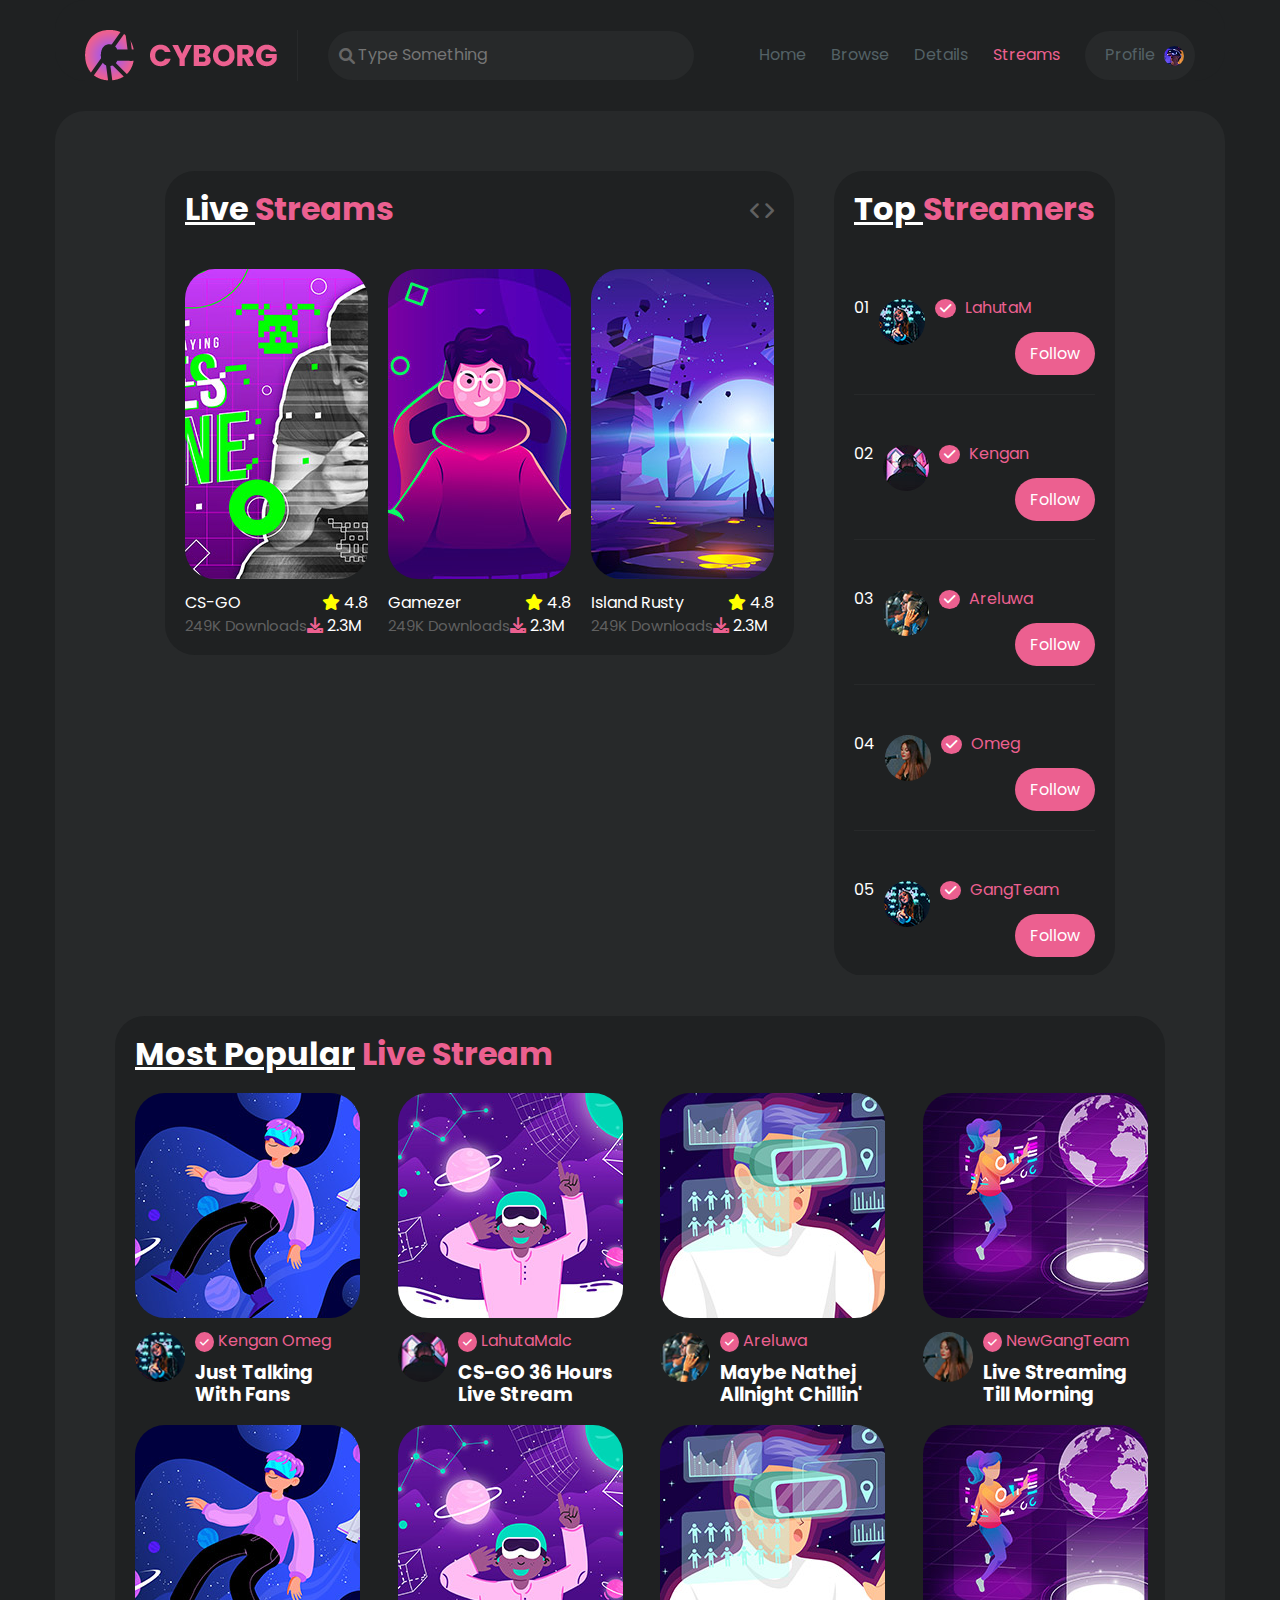
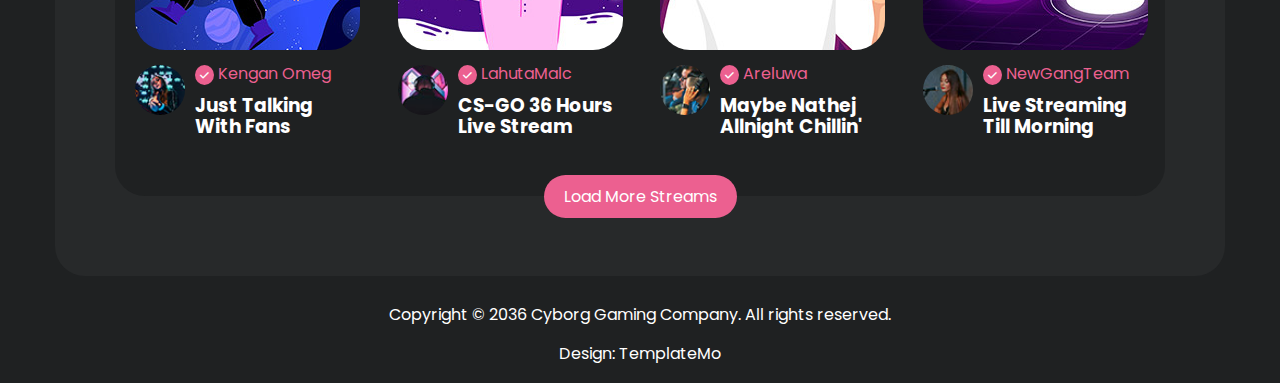
<file: streams.html>
<!DOCTYPE html>
<html lang="en">
<head>
    <meta charset="UTF-8">
    <meta http-equiv="X-UA-Compatible" content="IE=edge">
    <meta name="viewport" content="width=device-width, initial-scale=1.0">
    <title>streams</title>
    <link href="https://fonts.googleapis.com/css2?family=Poppins:wght@100;200;300;400;500;600;700;800;900&display=swap" rel="stylesheet">
    <link rel="stylesheet" href="style/all.min.css">
    <link rel="stylesheet" href="style/normalize.css">
    <link rel="stylesheet" href="style/global.css">
    <link rel="stylesheet" href="style/streams.css">
</head>
<body>
    <!-- start header -->
    <div class="header">
        <div class="container">
            <div class="image">
                <img src="images/logo.png" alt="logo">
                <form>
                    <i class="fa-solid fa-magnifying-glass"></i>
                    <input type="text" placeholder="Type Something">
                </form>
            </div>
            <div class="nav">
                <ul>
                    <li><a href="index.html">Home</a></li>
                    <li><a href="browse.html">Browse</a></li>
                    <li><a href="details.html">Details</a></li>
                    <li><a href="streams.html" class="active">Streams</a></li>
                    <li class="special"><a href="profile.html">Profile <img src="images/profile-header.jpg" alt=""></a></li>
                </ul>
                <div class="icon">
                    <ul>
                        <li></li>
                        <li></li>
                        <li></li>
                    </ul>
                </div>
            </div>
        </div>
    </div>
    <!-- end header -->
    <div class="container">
        <div class="items">
            <div class="live-stream">
                <div class="content">
                    <div class="hedding">
                        <div class="main-hedding">
                            <h1><span>Live </span>Streams</h1>
                        </div>
                        <div class="icons">
                            <i class="fa-solid fa-angle-left left"></i>
                            <i class="fa-solid fa-angle-right right"></i>
                        </div>
                    </div>
                    <div class="cards">
                        <div class="card">
                            <div class="image">
                                <img src="images/featured-01.jpg" alt="">
                                <div class="info">
                                    <p>2.4K Streaming</p>
                                </div>
                            </div>
                            <div class="text">
                                <div class="up">
                                    <p>CS-GO</p>
                                    <div class="icon">
                                        <i class="fa-solid fa-star"></i>
                                        4.8
                                    </div>
                                </div>
                                <div class="down">
                                    <span>249K Downloads</span>
                                    <div class="icon">
                                        <i class="fa-solid fa-download"></i>
                                        2.3M
                                    </div>
                                </div>
                            </div>
                        </div>
                        <div class="card">
                            <div class="image">
                                <img src="images/featured-02.jpg" alt="">
                                <div class="info">
                                    <p>2.4K Streaming</p>
                                </div>
                            </div>
                            <div class="text">
                                <div class="up">
                                    <p>Gamezer</p>
                                    <div class="icon">
                                        <i class="fa-solid fa-star"></i>
                                        4.8
                                    </div>
                                </div>
                                <div class="down">
                                    <span>249K Downloads</span>
                                    <div class="icon">
                                        <i class="fa-solid fa-download"></i>
                                        2.3M
                                    </div>
                                </div>
                            </div>
                        </div>
                        <div class="card">
                            <div class="image">
                                <img src="images/featured-03.jpg" alt="">
                                <div class="info">
                                    <p>2.4K Streaming</p>
                                </div>
                            </div>
                            <div class="text">
                                <div class="up">
                                    <p>Island Rusty</p>
                                    <div class="icon">
                                        <i class="fa-solid fa-star"></i>
                                        4.8
                                    </div>
                                </div>
                                <div class="down">
                                    <span>249K Downloads</span>
                                    <div class="icon">
                                        <i class="fa-solid fa-download"></i>
                                        2.3M
                                    </div>
                                </div>
                            </div>
                        </div>
                    </div>
                </div>
            </div>
            <div class="top-streamers">
                <div class="content">
                    <div class="main-hedding">
                        <h1><span>Top </span>Streamers</h1>
                    </div>
                    <div class="cards">
                        <div class="card">
                            <div class="image">
                                01
                                <img src="images/avatar-01.jpg" alt="">
                                <p><i class="fa-solid fa-check"></i> LahutaM</p>
                            </div>
                            <div class="link">
                                <a href="#">Follow</a>
                            </div>
                        </div>
                        <div class="card">
                            <div class="image">
                                02
                                <img src="images/avatar-02.jpg" alt="">
                                <p><i class="fa-solid fa-check"></i> Kengan</p>
                            </div>
                            <div class="link">
                                <a href="#">Follow</a>
                            </div>                        
                        </div>
                        <div class="card">
                            <div class="image">
                                03
                                <img src="images/avatar-03.jpg" alt="">
                                <p><i class="fa-solid fa-check"></i> Areluwa</p>
                            </div>
                            <div class="link">
                                <a href="#">Follow</a>
                            </div>
                        </div>
                        <div class="card">
                            <div class="image">
                                04
                                <img src="images/avatar-04.jpg" alt="">
                                <p><i class="fa-solid fa-check"></i> Omeg</p>
                            </div>
                            <div class="link">
                                <a href="#">Follow</a>
                            </div>
                        </div>
                        <div class="card">
                            <div class="image">
                                05
                                <img src="images/avatar-01.jpg" alt="">
                                <p><i class="fa-solid fa-check"></i> GangTeam</p>
                            </div>
                            <div class="link">
                                <a href="#">Follow</a>
                            </div>
                        </div>
                    </div>
                </div>
            </div>
        </div>
        <div class="most-popular">
            <div class="content">
                <div class="main-hedding">
                    <h1><span>Most Popular</span> Live Stream</h1>
                </div>
                <div class="boxes">
                    <div class="box">
                        <div class="image">
                            <img src="images/stream-05.jpg" alt="">
                            <div class="links">
                                <a href="#" class="top">Live</a>
                                <div class="bottom">
                                    <a href="#"><i class="fa-solid fa-eye"></i> 1.2K</a>
                                    <a href="#"><i class="fa-solid fa-gamepad"></i> CS-GO</a>
                                </div>
                            </div>
                        </div>
                        <div class="cont">
                            <img src="images/avatar-01.jpg" alt="">
                            <div class="text">
                                <p><i class="fa-solid fa-check"></i> Kengan Omeg</p>
                                <h3>Just Talking With Fans</h3>
                            </div>
                        </div>
                    </div>
                    <div class="box">
                        <div class="image">
                            <img src="images/stream-06.jpg" alt="">
                            <div class="links">
                                <a href="#" class="top">Live</a>
                                <div class="bottom">
                                    <a href="#"><i class="fa-solid fa-eye"></i> 1.2K</a>
                                    <a href="#"><i class="fa-solid fa-gamepad"></i> CS-GO</a>
                                </div>
                            </div>
                        </div>
                        <div class="cont">
                            <img src="images/avatar-02.jpg" alt="">
                            <div class="text">
                                <p><i class="fa-solid fa-check"></i> LahutaMalc</p>
                                <h3>CS-GO 36 Hours Live Stream</h3>
                            </div>
                        </div>
                    </div>
                    <div class="box">
                        <div class="image">
                            <img src="images/stream-07.jpg" alt="">
                            <div class="links">
                                <a href="#" class="top">Live</a>
                                <div class="bottom">
                                    <a href="#"><i class="fa-solid fa-eye"></i> 1.2K</a>
                                    <a href="#"><i class="fa-solid fa-gamepad"></i> CS-GO</a>
                                </div>
                            </div>
                        </div>
                        <div class="cont">
                            <img src="images/avatar-03.jpg" alt="">
                            <div class="text">
                                <p><i class="fa-solid fa-check"></i> Areluwa</p>
                                <h3>Maybe Nathej Allnight Chillin'</h3>
                            </div>
                        </div>
                    </div>
                    <div class="box">
                        <div class="image">
                            <img src="images/stream-08.jpg" alt="">
                            <div class="links">
                                <a href="#" class="top">Live</a>
                                <div class="bottom">
                                    <a href="#"><i class="fa-solid fa-eye"></i> 1.2K</a>
                                    <a href="#"><i class="fa-solid fa-gamepad"></i> CS-GO</a>
                                </div>
                            </div>
                        </div>
                        <div class="cont">
                            <img src="images/avatar-04.jpg" alt="">
                            <div class="text">
                                <p><i class="fa-solid fa-check"></i> NewGangTeam</p>
                                <h3>Live Streaming Till Morning</h3>
                            </div>
                        </div>
                    </div>
                    <div class="box">
                        <div class="image">
                            <img src="images/stream-05.jpg" alt="">
                            <div class="links">
                                <a href="#" class="top">Live</a>
                                <div class="bottom">
                                    <a href="#"><i class="fa-solid fa-eye"></i> 1.2K</a>
                                    <a href="#"><i class="fa-solid fa-gamepad"></i> CS-GO</a>
                                </div>
                            </div>
                        </div>
                        <div class="cont">
                            <img src="images/avatar-01.jpg" alt="">
                            <div class="text">
                                <p><i class="fa-solid fa-check"></i> Kengan Omeg</p>
                                <h3>Just Talking With Fans</h3>
                            </div>
                        </div>
                    </div>
                    <div class="box">
                        <div class="image">
                            <img src="images/stream-06.jpg" alt="">
                            <div class="links">
                                <a href="#" class="top">Live</a>
                                <div class="bottom">
                                    <a href="#"><i class="fa-solid fa-eye"></i> 1.2K</a>
                                    <a href="#"><i class="fa-solid fa-gamepad"></i> CS-GO</a>
                                </div>
                            </div>
                        </div>
                        <div class="cont">
                            <img src="images/avatar-02.jpg" alt="">
                            <div class="text">
                                <p><i class="fa-solid fa-check"></i> LahutaMalc</p>
                                <h3>CS-GO 36 Hours Live Stream</h3>
                            </div>
                        </div>
                    </div>
                    <div class="box">
                        <div class="image">
                            <img src="images/stream-07.jpg" alt="">
                            <div class="links">
                                <a href="#" class="top">Live</a>
                                <div class="bottom">
                                    <a href="#"><i class="fa-solid fa-eye"></i> 1.2K</a>
                                    <a href="#"><i class="fa-solid fa-gamepad"></i> CS-GO</a>
                                </div>
                            </div>
                        </div>
                        <div class="cont">
                            <img src="images/avatar-03.jpg" alt="">
                            <div class="text">
                                <p><i class="fa-solid fa-check"></i> Areluwa</p>
                                <h3>Maybe Nathej Allnight Chillin'</h3>
                            </div>
                        </div>
                    </div>
                    <div class="box">
                        <div class="image">
                            <img src="images/stream-08.jpg" alt="">
                            <div class="links">
                                <a href="#" class="top">Live</a>
                                <div class="bottom">
                                    <a href="#"><i class="fa-solid fa-eye"></i> 1.2K</a>
                                    <a href="#"><i class="fa-solid fa-gamepad"></i> CS-GO</a>
                                </div>
                            </div>
                        </div>
                        <div class="cont">
                            <img src="images/avatar-04.jpg" alt="">
                            <div class="text">
                                <p><i class="fa-solid fa-check"></i> NewGangTeam</p>
                                <h3>Live Streaming Till Morning</h3>
                            </div>
                        </div>
                    </div>
                </div>
                <div class="a">
                    <a href="#" class="end">Load More Streams</a>
                </div>
            </div>
        </div>
    </div>
    <!-- start footer -->
    <div class="footer">
        <p class="first">Copyright © 2036 <a href="#">Cyborg Gaming</a> Company. All rights reserved.</p>
        <p class="second">Design: <a href="#">TemplateMo</a></p>
    </div>
    <!-- end footer -->
</body>
</html>
</file>
<file: style/global.css>
/* start variables */
:root {
    --first-color: #1F2122;
    --second-color: #27292A;
    --main-color: #EC6090;
}
/* end variables */
/* start global rules */
* {
    box-sizing: border-box;
    padding: 0;
    margin: 0;
}
a {
    text-decoration: none;
}
ul {
    list-style: none;
    padding: 0;
    margin: 0;
}
body {
    font-family: 'Poppins', sans-serif;
    background-color: var(--first-color);
}
.container {
    padding: 60px;
    margin: 30px auto;
    border-radius: 30px;
    background-color: var(--second-color);
}
.content {
    border-radius: 30px;
    background-color: var(--first-color);
    margin-left: auto;
    margin-right: auto;
}
/* Small */
@media (max-width: 991px) {
    .container {
        width: 750px;
    }
    .content {
        width: 630px;
    }
}
/* Medium */
@media (min-width: 992px) {
    .container {
        width: 970px;
    }
    .content {
        width: 850px;
    }
}
/* Large */
@media (min-width: 1200px) {
    .container {
        width: 1170px;
    }
    .content {
        width: 1050px;
    }
}
/* end global rules */
/* start header */
@media (max-width: 993px) {
    .header {
        background-color: white;
        padding-top: 20px;
        padding-bottom: 20px;
        position: sticky;
        top: 0;
        z-index: 1000;
    }
}
.header .container {
    background-color: var(--first-color);
    display: flex;
    align-items: center;
    justify-content: space-between;
    padding-left: 30px;
    padding-right: 30px;
    margin-top: 0;
    margin-bottom: 0;
    padding-top: 30px;
    padding-bottom: 0;
}
@media (max-width: 993px) {
    .header .container {
        background-color: white;
        align-items: center;
        margin-top: 0;
        padding-top: 0;
    }
}
.header .container .image {
    display: flex;
    align-items: center;
}
.header .container img {
    height: 100%;
    padding-right: 20px;
    border-right: 1px solid var(--second-color);
}
@media (max-width: 993px) {
    .header .container img {
        border: none
    }
}
.header .container .image form {
    padding-left: 30px;
    position: relative;
}
@media (max-width: 993px) {
    .header .container .image form {
        display: none;
    }
}
.header .container .image form input {
    background-color: var(--second-color);
    border: 0;
    padding: 15px 20px 15px 30px;
    border-radius: 30px;
}
.header .container .image form i {
    position: absolute;
    top: 17px;
    left: 41px;
    color: #666666;
}
.header .container .nav ul {
    display: flex;
    align-items: center;
}
@media (max-width: 993px) {
    .header .container .nav ul {
        display: none
    }
}
.header .container .nav ul li:not(:first-child) {
    margin-left: 25px;
}
.header .container .nav ul li:hover a {
    color:var(--main-color);
}
.header .container .nav ul li a {
    color: #546166;
    transition: .3s;
}
.header .container .nav ul li a.active {
    color: var(--main-color); 
}
.header .container .nav ul li.special {
    position: relative;
    border-radius: 30px;
    background-color: var(--second-color);
    padding: 15px 40px 15px 20px;
    transition: .5s;
}
.header .container .nav ul li.special:hover {
    background-color: var(--main-color);
}
.header .container .nav ul li.special a {
    transition: .5s;
}
.header .container .nav ul li.special:hover a {
    color: white;
}
.header .container .nav ul li.special img {
    position: absolute;
    border-radius: 50%;
    height: 20px;
    right: 10px;
    padding: 0;
}
.header .container .nav .icon {
    display: none
}
@media (max-width: 993px) {
    .header .container .nav .icon {
        display: block;
    }
}
.header .container .nav .icon ul {
    height: 30px;
    width: 30px;
    display: flex;
    flex-wrap: wrap;
    justify-content: flex-start;
}
.header .container .nav .icon ul li {
    background-color: var(--main-color);
    height: 2px;
    width: 60%;
    margin: 0;
    padding: 0;
}
.header .container .nav .icon ul li:nth-child(2) {
    width: 100%;
}
/* end header */
/* start footer */
.footer {
    display: flex;
    justify-content: center;
    align-items: center;
    margin-top: 20px;
    margin-bottom: 20px;
    flex-direction: column;
    text-align: center;
}
.footer .first {
    color: white;
}
.footer .first a {
    color:white;
    transition: .3s;
}
.footer .first a:hover {
    color: var(--main-color);
}
.footer .second {
    color: white;
    margin-top: 20px;
}
.footer .second a {
    color: white;
    transition: .3s;
}
.footer .second a:hover {
    color: var(--main-color);
}
/* end footer */
</file>
<file: style/main.css>
/* start landing */
.landing .content{
    background-image: url(../images/banner-bg.jpg);
    padding: 60px;
    color: white;
}
@media (max-width: 993px) {
    .landing .content {
        background-size: cover;
        text-align: center;
        display: flex;
        flex-direction: column;
        justify-content: center;
        align-items: center ;
    }
}
.landing .content p {
    font-size: 20px;
    font-weight: 500;
}
.landing .content h1 {
    font-size: 50px;
    font-weight: 800;
}
.landing .content h1 span {
    color: var(--main-color);
}
.landing .content a {
    display: block;
    padding: 15px 25px;
    border-radius: 40px;
    background-color: var(--main-color);
    color: white;
    width: fit-content;
    font-size: 15px;
}
/* end landing */
/* start most popular */
.mp {
    margin-top: 50px;
    margin-bottom: 50px;
    position: relative;
}
.mp .content {
    padding: 20px 30px 70px;
}
.mp .content h1 {
    color: white;
}
.mp .content h1 span {
    display: inline-block;
}
.mp .content h1 span.first {
    text-decoration: underline;
}
.mp .content h1 span.second {
    color: var(--main-color);
}
.mp .content .items {
    display: grid;
    grid-template-columns: repeat(auto-fill,minmax(200px,1fr));
    gap: 30px;
}
.mp .content .items .card {
    background-color: var(--second-color);
    border-radius: 30px;
}
.mp .content .items .card .image {
    padding: 30px 15px 0 15px;
}
.mp .content .items .card .image img {
    width: 100%;
    border-radius: 30px;
}
.mp .content .items .card .up {
    color: white;
    padding: 10px;
}
.mp .content .items .card .up,
.mp .content .items .card .down {
    display: flex;
    justify-content: space-between;
}
.mp .content .items .card .up span {
    width: fit-content;
}
.mp .content .items .card .up span i {
    width: fit-content;
    color: yellow
}
.mp .content .items .card .down {
    color: #5A6666;
    padding-left: 10px;
    padding-right: 10px;
    padding-bottom: 20px;
}
.mp .content .items .card .down span i {
    color: var(--main-color);
    padding-right: 5px;
}
.mp .content a {
    position: absolute;
    bottom: 0;
    padding: 10px 20px;
    background-color: var(--main-color);
    color: white;
    transition: .3s;
    border-radius: 30px;
    left: 50%;
    transform: translateX(-50%);
    bottom: -20px;
}
.mp .content a:hover {
    background-color: white;
    color: var(--main-color);
}
/* end most popular */
/* start gaming library */
.library {
    position: relative;
}
.library .content {
    padding: 20px 30px 70px;
}
.library .content h1 {
    color: white;
}
.library .content h1 .up {
    text-decoration: underline;
}
.library .content h1 .down {
    color: var(--main-color);
}
.library .content .row {
    display: flex;
    justify-content: space-between;
    padding-top: 10px;
    padding-bottom: 10px;
    border-bottom: 1px solid var(--second-color);
    align-items: center;
}
@media (max-width: 993px) {
    .library .content .row {
        flex-direction: column;
        margin: 0;
        padding: 0;
        margin-top: 10px;
    }
}
.library .content .row .image {
    display: flex;
    align-items: center;
}

.library .content .row .image img {
    padding-right: 20px;
}
@media (max-width: 993px) {
    .library .content .row .image {
        flex-direction: column;
        margin: 0;
        padding: 0;
        text-align: center;
    }
    .library .content .row .image img {
        padding-right: 0;
        padding-bottom: 20px
    }
}
.library .content .row p {
    color: white;
    padding-bottom: 10px;
    font-size: 15px;
    font-weight: 800;
}
.library .content .row span {
    color: #5A6666;
}
.library .content .row .info {
    display: flex;
}
.library .content .row .info .date,
.library .content .row .info .hours,
.library .content .row .info .cur {
    padding-right: 80px;
}
@media (max-width: 993px) {
    .library .content .row .info {
        text-align: center;
        margin-bottom: 20px;
        margin-top: 20px;
    }
    .library .content .row .info .date,
    .library .content .row .info .hours,
    .library .content .row .info .cur {
        padding-right: 60px;
    }
}
@media (max-width: 767px) {
    .library .content .row .info {
        flex-direction: column;
        justify-content: space-between;
        align-items: center;
    }
    .library .content .row .info .date,
    .library .content .row .info .hours,
    .library .content .row .info .cur {
        padding: 0;
        margin-top: 30px;
    }
}
.library .content .row a {
    padding: 10px 20px;
    display: inline-block;
    background-color: transparent;
    border: 1px solid #666;
    border-radius: 25px;
    color: #666;
}
.library .content .mid a {
    border-color: var(--main-color);
    color: var(--main-color);
    transition: .3s;
}
.library .content .mid a:hover {
    background-color: white;
    border-color: white;
    color: var(--main-color);
}
.library .content .end {
    position: absolute;
    padding: 10px 20px;
    background-color: var(--main-color);
    color: white;
    transition: .3s;
    border-radius: 30px;
    left: 50%;
    transform: translateX(-50%);
    bottom: -20px;
}
.library .content .end:hover{
    background-color: white;
    color: var(--main-color);
}
/* end gaming library */
</file>
<file: style/browse.css>
/* start featured */
.items {
    display: flex;
    justify-content: center;
}
@media (max-width: 993px) {
    .items {
        flex-direction: column;
    }
}
.items .featured {
    margin-right: 30px;
}
@media (max-width: 993px) {
    .items .featured {
        margin-bottom: 30px;
        margin-right: 0;
    }
}
.items .featured .content{
    width: 100%;
}
.items .featured .content .main-hedding {
    padding-top: 20px;
    padding-left: 20px;
    display: flex;
    justify-content: space-between;
    align-items: center;
}
.items .featured .content .main-hedding h1 span.first {
    color: white;
    text-decoration: underline;
    margin-top: 0;
}
.items .featured .content .main-hedding h1 span.second {
    text-decoration: none;
    color: var(--main-color);
}
.items .featured .content .main-hedding .icons {
    padding-right: 20px;
}
.items .featured .content .main-hedding .icons i {
    font-size: 20px;
    padding-right: 10px;
    color: #666666;
    transition: .3s;
    cursor: pointer;
}
.items .featured .content .main-hedding .icons i:hover {
    color: var(--main-color)
}
.items .featured .content .boxes {
    display: flex;
}
@media (max-width: 993px) {
    .items .featured .content {
        overflow: hidden;
    }   
}
.items .featured .content .boxes .box {
    padding-right: 20px;
}
.items .featured .content .boxes .box:first-child {
    padding-left: 20px;
}
.items .featured .content .boxes .box .image img {
    border-radius: 30px;
}
.items .featured .content .boxes .box .text {
    padding-top: 15px;
    padding-bottom: 15px;
}
.items .featured .content .boxes .box .text .top {
    color: white;
    display: flex;
    justify-content: space-between;
    margin-bottom: 10px;
}
.items .featured .content .boxes .box .text .top .right i {
    color: #FFFF00;
}
.items .featured .content .boxes .box .text .bottom {
    display: flex;
    justify-content: space-between;
}
.items .featured .content .boxes .box .text .bottom .left {
    color: #606060;
    width: fit-content;
    font-size: 14px;
}
.items .featured .content .boxes .box .text .bottom .left p {
    width: fit-content;
}
.items .featured .content .boxes .box .text .bottom .right i {
    color: var(--main-color);
}
.items .featured .content .boxes .box .text .bottom .right p {
    color: white;
    display: inline
}

.items .top-downloaded .content{
    width: 100%;
}
.items .top-downloaded .content .main-hedding {
    padding-top: 20px;
    padding-left: 20px;
}
.items .top-downloaded .content .main-hedding span.first {
    text-decoration: underline;
    color:white;
}
.items .top-downloaded .content .main-hedding span {
    color: var(--main-color);
    text-decoration: none;
}
.items .top-downloaded .content .boxes .box {
    display: flex;
    justify-content: space-between;
    margin-left: 20px;
    margin-right: 20px;
    padding-top: 20px;
    padding-bottom: 20px;
    border-bottom: 1px solid var(--second-color);
}
.items .top-downloaded .content .boxes .box .image img {
    border-radius: 20px;
}
.items .top-downloaded .content .boxes .box .text {
    display: flex;
    flex-direction: column;
    padding-left: 20px;
    padding-right: 20px;
}
.items .top-downloaded .content .boxes .box .text p {
    color: white;
    padding-bottom: 10px;
}
.items .top-downloaded .content .boxes .box .text span {
    color: #616666;
    padding-bottom: 10px;
}
.items .top-downloaded .content .boxes .box .icons {
    display: flex;
    justify-content: space-between;
}
.items .top-downloaded .content .boxes .box .icons .left, 
.items .top-downloaded .content .boxes .box .icons .right {
    display: flex;
}
.items .top-downloaded .content .boxes .box .icons .left {
    margin-right: 10px;
}
.items .top-downloaded .content .boxes .box .icons .left i {
    color: #FFFF00;
    margin-right: 5px;
}
.items .top-downloaded .content .boxes .box .icons .right i {
    color: var(--main-color);
    margin-right: 5px
}
.items .top-downloaded .content .boxes .box .last {
    color:var(--main-color);
    margin-top: auto;
    margin-bottom: auto;
    border-radius: 50%;
    padding: 20px;
    background-color: var(--second-color);
}
.items .top-downloaded .content a {
    margin-left: auto;
    margin-right: auto;
    display: block;
    width: fit-content;
    color: var(--main-color);
}
/* end featured */
/* start live stream */
.live-stream {
    margin-top: 30px;
    margin-bottom: 30px;
}
.live-stream .content {
    background-color: var(--second-color);
}
.live-stream .content .main-hedding {
    text-align: center;
}
.live-stream .content .main-hedding h1 .first {
    color: white;
    text-decoration: underline;
}
.live-stream .content .main-hedding h1 .second {
    color: var(--main-color);
}
.live-stream .content .boxes {
    display: grid;
    grid-template-columns: repeat(auto-fill,minmax(250px,1fr));
    gap: 30px;
}
.live-stream .content .boxes .box {
    padding: 30px;
    border: 1px solid #444444;
    border-radius: 30px;
}
@media (max-width: 993px) {
    .live-stream .content .boxes .box {
        text-align: center;
    }
}
.live-stream .content .boxes .box .image {
    padding-bottom: 20px;
}
.live-stream .content .boxes .box .image img {
    border-radius: 50%;
}
.live-stream .content .boxes .box .text h3 {
    color: white;
    padding-bottom: 20px;
    font-size: 22px;
}
.live-stream .content .boxes .box .text p {
    color: #5A6666;
    line-height: 2;
        
}
.live-stream .content .boxes .box .text p a {
    color: #CCCCC6;
}
.live-stream .content .a {
    margin-top: 50px;
    text-align: center;
}
.live-stream .content .a a {
    color: white;
    background-color: var(--main-color);
    padding: 10px 30px;
    border-radius: 30px;
    transition: .5s
}
.live-stream .content .a a:hover {
    color: var(--main-color);
    background-color: white;
}
/* end live stream */
/* start most-popular */
.most-populare {
    margin-bottom: 20px;
}
.most-populare .content .main-hedding {
    padding-top: 20px;
    padding-left: 20px;
}
.most-populare .content .main-hedding h1 .first {
    color: white;
    text-decoration: underline;
}
.most-populare .content .main-hedding h1 .second {
    color: var(--main-color);
}
.most-populare .content .boxes {
    display: grid;
    grid-template-columns: repeat(auto-fill, minmax(200px,1fr));
    gap: 15px;
    padding-bottom: 60px;
}
.most-populare .content .boxes .box {
    padding-left: 20px;
    padding-right: 20px;
}
.most-populare .content .boxes .box .image {
    position: relative;
}
.most-populare .content .boxes .box .image .top,
.most-populare .content .boxes .box .image .bottom {
    position: absolute;
    z-index: 100;
}
.most-populare .content .boxes .box .image .top a,
.most-populare .content .boxes .box .image .bottom a {
    color: white;
    background-color: var(--main-color);
    padding: 8px;
    border-radius: 30px;
    font-size: 15px;
}
.most-populare .content .boxes .box .image .top {
    top: 15px;
    right: 10px;
    opacity: 0;
    transition: .3s;
}
.most-populare .content .boxes .box .image .bottom {
    bottom: 10px;
    display: flex;
    width: 100%;
    justify-content: space-between;
    padding-left: 10px;
    padding-right: 10px;
    opacity: 0;
    transition: .3s;
}
.most-populare .content .boxes .box .image:hover .top {
    opacity: 1;
}
.most-populare .content .boxes .box .image:hover .bottom {
    opacity: 1;
}
.most-populare .content .boxes .box .image img {
    width: 100%;
    border-radius: 30px;
}
.most-populare .content .boxes .box .cont {
    margin-top: 20px;
    display: flex;
    justify-content: space-between;
}
.most-populare .content .boxes .box .cont img {
    border-radius: 50%;
    height: 50px;
}
.most-populare .content .boxes .box .cont .text {
    padding-left: 10px;
}
.most-populare .content .boxes .box .cont .text p {
    color: var(--main-color);
}
.most-populare .content .boxes .box .cont .text p i {
    padding: 5px;
    background-color: var(--main-color);
    color: white;
    border-radius: 50%;
    font-size: 10px;
}
.most-populare .content .boxes .box .cont .text h3 {
    color: white;
    font-weight: 800;
    font-size: 20px;
    margin-top: 10px;
    line-height: 1.2;
}
.most-populare .content .a {
    text-align: center;
}
.most-populare .content .a a {
    color: white;
    background-color: var(--main-color);
    padding: 10px 30px;
    border-radius: 30px;
}
/* end most-popular */
</file>
<file: style/details.css>
/* start fortnite */
.fortnite .content {
    background-color: var(--second-color);
}
.fortnite .content .img{
    display: flex;
    justify-content: center;
}
@media (max-width: 993px) {
    .fortnite .content .img {
        flex-direction: column;
    }
}
.fortnite .content .left {
    padding-right: 20px;
}
.fortnite .content .left img {
    border-radius: 30px;
    height: 250px;
}
@media (max-width: 993px) {
    .fortnite .content .left {
        padding-right: 0;
        padding-bottom: 20px;
    }
    .fortnite .content .left img {
        height: 100%;
        width: 100%;
    }
}
.fortnite .content .right {
    position: relative;
}
.fortnite .content .right img {
    width: 100%;
    border-radius: 30px;
}
.fortnite .content .right a {
    position: absolute;
    z-index: 10;
    left: 50%;
    top: 50%;
    transform: translate(-50%, -50%);
    font-size: 20px;
    background-color: white;
    color: var(--main-color);
    padding: 10px 15px;
    border-radius: 50%;
}
.fortnite .content .h1 {
    margin-top: 20px;
    text-align: center;
}
.fortnite .content .h1 h1 {
    color: white;
    font-size: 50px;
}
/* end fortnite */
/* start download */
.download {
    margin-top: 20px;
    margin-bottom: 20px;
}
.download .content {
    padding: 20px;
}
.download .content .top {
    display: flex;
    justify-content: space-between;
    margin-bottom: 20px;
}
@media (max-width: 993px) {
    .download .content .top {
        flex-direction: column;
    }
}
.download .content .top .left {
    background-color: var(--second-color);
    flex-basis: 48%;
    border-radius: 30px;
    padding: 20px;
}
@media (max-width: 993px) {
    .download .content .top .left {
        flex-basis: 100%;
        margin-bottom: 20px;
    }
}
.download .content .top .left .up {
    display: flex;
    justify-content: space-between;
    margin-bottom: 15px;
    color: white;
}
.download .content .top .left .up i {
    color: yellow
}
.download .content .top .left .down {
    display: flex;
    justify-content: space-between;
}
.download .content .top .left .down span {
    color: #666666;
}
.download .content .top .left .down .icon {
    color: white
}
.download .content .top .left .down .icon i {
    color: var(--main-color);
}
.download .content .top .right {
    flex-basis: 48%;
    border-radius: 30px;
    background-color: var(--second-color);
    padding: 20px;
    display: flex;
    justify-content: space-around;
    align-items: center;
    flex-wrap: wrap;
}
@media (max-width: 993px) {
    .download .content .top .right {
        flex-basis: 100%
    }
}
.download .content .top .right .icon {
    display: flex;
    flex-direction: column; 
    text-align: center;
    color: white;
}
.download .content .top .right .icon i {
    color: var(--main-color);
    padding-bottom: 10px;
}
.download .content .top .right .icon:first-of-type i {
    color: yellow;
}
.download .content .mid img {
    border-radius: 30px;
}
.download .content .mid img:not(:last-child) {
    padding-right: 20px;
}
@media (max-width: 993px) {
    .download .content .mid {
        text-align: center;
    }
    .download .content .mid img:not(:last-child) {
        padding-right: 0;
        margin-bottom: 10px;
    }
    .download .content .mid img {
        max-width: 100%;
    }
}
.download .content .bottom {
    margin-top: 20px;
    margin-bottom: 20px;
}
.download .content .bottom p {
    color: #616161;
    line-height: 1.6;
}
.download .content .bottom p a {
    color: white
}
.download .content .end {
    display: block;
    text-align: center;
    padding: 15px 20px;
    border: 1px solid var(--main-color);
    color: var(--main-color);
    border-radius: 30px;
    transition: .3s;
}
.download .content .end:hover {
    background-color: white;
    border-color: white;
}
/* end download */
/* start rated-games */
.rated-games .content {
    padding: 20px;
}
.rated-games .content .main-hedding {
    color: var(--main-color);
}
.rated-games .content .main-hedding h1 span {
    color: white;
    text-decoration: underline;
}
.rated-games .content .items {
    display: grid;
    grid-template-columns: repeat(auto-fill,minmax(450px,1fr));
    gap: 20px;
    padding-top: 20px;
}
.rated-games .content .items .box {
    display: flex;
    margin-bottom: 10px;
    border-bottom: 1px solid var(--second-color);
    padding-bottom: 20px;
}

.rated-games .content .items .box img {
    height: 70px;
    border-radius: 30px;
}
@media (max-width: 993px) {
    .rated-games .content .items .box {
        flex-direction: column;
    }
    .rated-games .content .items .box img {
        height: auto;
    }
}
@media (max-width: 767px) {
    .rated-games .content .items .box img {
        width: 100%;
    }
}
.rated-games .content .items .box .text {
    padding-left: 10px;
    flex: 1;

}
@media (max-width: 767px) {
    .rated-games .content .items .box  {
        max-width: 100%;
    }
    .rated-games .content .items .box .text {
        flex: 100%;
    }
}
.rated-games .content .items .box .text .up,
.rated-games .content .items .box .text .down {
    display: flex;
    justify-content: space-between;
    padding-bottom: 15px;
}
@media (max-width: 767px) {
    .rated-games .content .items .box .text .up,
    .rated-games .content .items .box .text .down {
        flex-direction: column;
    }
}
.rated-games .content .items .box .text .up p {
    color: white;
}
.rated-games .content .items .box .text .up .icon {
    color: white;
}
.rated-games .content .items .box .text .up .icon i {
    color: yellow;
}
.rated-games .content .items .box .text .down span {
    color: #666666;
}
.rated-games .content .items .box .text .down .icon {
    color: white
}
.rated-games .content .items .box .text .down .icon i {
    color: var(--main-color)
}
/* end rated-games */
</file>
<file: style/profile.css>
/* start header */
.header .container .nav ul .special {
    background-color: var(--main-color)!important;
}
.header .container .nav ul .special a {
    color: white!important;
}
/* end header */
/* start profile */
.about {
    padding: 20px;
    border-bottom: 1px solid var(--second-color);
    display: grid;
    grid-template-columns: repeat(auto-fill, minmax(300px,1fr));
    gap: 20px;
}
.about img {
    max-width: 100%;
    border-radius: 30px;
    height: auto;
    padding-right: 20px;
}
.about .text span {
    padding: 10px 15px;
    background-color: var(--main-color);
    color: white;
    border-radius: 30px;
    display: block;
    width: fit-content;
}
.about .text h3 {
    color: white;
    padding-top: 10px;
    padding-bottom: 20px;
    font-size: 25px;
}
.about .text p {
    line-height: 1.6;
    color: #546166;
}
.about .text a {
    display: block;
    width: fit-content;
    margin-top: 30px;
    color: var(--main-color);
    padding: 15px 20px;
    border: 1px solid var(--main-color);
    border-radius: 30px;
}
.about .box {
    background-color: var(--second-color);
    padding: 20px;
    border-radius: 30px;
    height: fit-content;
}
.about .box .row {
    display: flex;
    justify-content:  space-between;
    padding-top: 20px;
    padding-bottom: 20px;
}
.about .box .row:not(:last-child) {
    border-bottom: 1px solid #666666;
}
.about .box .row p {
    color: #546166
}
.about .box .row span {
    color: var(--main-color)
}
.most-popular-clips {
    padding: 20px;
}
.most-popular-clips .main-hedding {
    margin-bottom: 20px;
}
.most-popular-clips .main-hedding h1{
    color: var(--main-color);
    margin: 0;
    font-weight: 800;
}
.most-popular-clips .main-hedding h1 span {
    color: white;
    text-decoration: underline;
}
.most-popular-clips .boxes {
    display: grid;
    grid-template-columns: repeat(auto-fill, minmax(220px, 1fr));
    gap: 20px;
}
.most-popular-clips .boxes .box {
    background-color: var(--second-color);
    padding: 20px 10px;
    border-radius: 20px;
    text-align: center;
}
.most-popular-clips .boxes .box .image {
    position: relative;
}
.most-popular-clips .boxes .box .image img {
    border-radius: 30px;
}
.most-popular-clips .boxes .box .image i {
    position: absolute;
    left: 50%;
    top: 50%;
    transform: translate(-50%,-50%);
    padding: 15px 17px;
    color: var(--main-color);
    background-color: white;
    border-radius: 50%;
}
.most-popular-clips .boxes .box .info  {
    padding-top: 10px;
    color: white;
    display: flex;
    justify-content: space-between;
}
.most-popular-clips .boxes .box .info span i {
    color: var(--main-color)
}
.most-popular-clips .end {
    margin-top: 20px;
    text-align: center;
    padding-top: 30px;
    padding-bottom: 30px;
}
.most-popular-clips .end a {
    color: white;
    background-color: var(--main-color);
    border-radius: 30px;
    padding: 10px 20px;
    transition: .3s;
}
.most-popular-clips .end a:hover {
    color: var(--main-color);
    background-color: white;
}
/* end profile */
/* start gaming library */
.gaming-library {
    padding-top: 50px;
    padding-bottom: 50px;
}
.gaming-library .content {
    padding: 20px;
}
.gaming-library .content .main-hedding {
    padding-bottom: 30px;
}
.gaming-library .content .main-hedding h1 {
    color: var(--main-color);
    margin: 0;
    font-weight: 800;
}
.gaming-library .content .main-hedding h1 span {
    color: white;
    text-decoration: underline;
}

.gaming-library .content .rows .row {
    display: flex;
    justify-content: space-between;
    align-items: center;
    padding-top: 20px;
    padding-bottom: 20px;
}
.gaming-library .content .rows .row:not(:last-child) {
    border-bottom: 1px solid var(--second-color);
}
@media (max-width: 992px) {
    .gaming-library .content .rows .row {
        flex-direction: column;
    }
}
.gaming-library .content .rows .row img {
    height: 90px;
    border-radius: 20px;
}
.gaming-library .content .rows .row .info {
    display: flex;
    justify-content: space-between;
    flex: 1;
    align-items: center;
    padding-left: 30px;
    padding-right: 30px;
}
@media (max-width: 992px) {
    .gaming-library .content .rows .row .info {
        padding: 20px 10px;
        width: 100%;
        flex-wrap: wrap;
    }
    .gaming-library .content .rows .row .info div {
        flex: 50%;
        text-align: center;
        padding-top: 20px;
    }
}
@media (max-width: 767px) {
    .gaming-library .content .rows .row .info div {
        flex: 100%;
    }
    .gaming-library .content .rows .row .info {
        width: auto;
    }
}
.gaming-library .content .rows .row .info p {
    color: white;
    padding-bottom: 10px;
    font-weight: 800;
}
.gaming-library .content .rows .row .info span {
    color: #606060;
    font-size: 15px;
}
.gaming-library .content .rows .row a {
    margin-left: 30px;
    margin-right: 30px;
    padding: 10px 20px;
    border: 1px solid #606060;
    border-radius: 30px;
    color: #606060;
}
/* end gaming library */
</file>
<file: style/streams.css>
.items {
    display: flex;
    justify-content: center;
}
@media (max-width: 993px) {
    .items {
        flex-direction: column;
    }
}
.items .live-stream {
    margin-right: 20px;
}
@media (max-width: 993px) {
    .items .live-stream {
        margin-right: 0;
        margin-bottom: 20px;
    }
}
.items .live-stream .content {
    width: 100%;
}
@media (max-width: 993px) {
    .items .live-stream .content {
        overflow: hidden;
    }
}
.items .live-stream .content .hedding {
    display: flex;
    justify-content: space-between;
}
.items .live-stream .content .main-hedding,
.items .top-streamers .content .main-hedding{
    padding: 20px;
}
.items .live-stream .content .main-hedding h1,
.items .top-streamers .content .main-hedding h1 {
    margin-top: 0;
    color: var(--main-color);
}
.items .live-stream .content .main-hedding h1 span,
.items .top-streamers .content .main-hedding h1 span {
    color: white;
    text-decoration: underline;
}
.items .live-stream .content .hedding .icons {
    padding-top: 20px;
    padding-right: 20px;
}
.items .live-stream .content .hedding .icons i {
    font-size: 20px;
    padding-top: 10px;
    color: #606060;
    transition: .3s;
    cursor: pointer;
}
.items .live-stream .content .hedding .icons i:hover {
    color: var(--main-color);
}
.items .live-stream .content .cards {
    display: flex;
    padding-left: 20px;
    padding-right: 20px;
    padding-bottom: 20px;
}
.items .live-stream .content .cards .card:not(:last-child) {
    padding-right: 20px;
}
.items .live-stream .content .cards .card .image {
    position: relative;
    height: fit-content;
    overflow: hidden;
}
.items .live-stream .content .cards .card .image .info {
    position: absolute;
    bottom: -40px;
    width: 100%;
    transition: .3s;
    display: flex;
    justify-content: center;
}
.items .live-stream .content .cards .card .image:hover .info {
    transform: translateY(-55px);
}
.items .live-stream .content .cards .card .image .info p {
    padding: 10px 20px;
    background-color: var(--second-color);
    width: fit-content;
    border-radius: 30px;
    color: var(--main-color);
    font-size: 15px;
}
.items .live-stream .content .cards .card .image img {
    border-radius: 30px;
}
.items .live-stream .content .cards .card .text {
    margin-top: 10px;
}
.items .live-stream .content .cards .card .text .up {
    display: flex;
    justify-content: space-between;
    color: white;
}
.items .live-stream .content .cards .card .text .up .icon i {
    color: yellow;
}
.items .live-stream .content .cards .card .text .down {
    display: inline;
    margin-top: 5px;
    display: flex;
}
.items .live-stream .content .cards .card .text .down span {
    color: #606060;
    font-size: 15px;
}
.items .live-stream .content .cards .card .text .down .icon {
    color: white;
}
.items .live-stream .content .cards .card .text .down .icon i {
    color: var(--main-color);
}
.items .top-streamers {
    margin-left: 20px;
}
@media (max-width: 993px) {
    .items .top-streamers {
        margin-left: 0;
    }
}
.items .top-streamers .content {
    width: 100%;
}
.items .top-streamers .content .cards .card {
    margin-left: 20px;
    margin-right: 20px;
    padding-bottom: 30px;
    padding-top: 30px;
    margin-bottom: 20px;
    border-bottom: 1px solid var(--second-color);
}
.items .top-streamers .content .cards .card .image {
    display: flex;
    color: white;
}
@media (max-width: 993px) {
    .items .top-streamers .content .cards .card .image  {
        margin-bottom: 10px;
    }
}
.items .top-streamers .content .cards .card .image img {
    padding-left: 10px;
    padding-right: 10px;
    border-radius: 50%;
}
.items .top-streamers .content .cards .card .image p {
    color: var(--main-color);

}
.items .top-streamers .content .cards .card .image p i {
    color: white;
    background-color: var(--main-color);
    border-radius: 50%;
    padding: 3px 5px;
    font-size: 13px;
    margin-right: 5px;
}
.items .top-streamers .content .cards .card .link {
    text-align: end;
}
.items .top-streamers .content .cards .card .link a {
    width: fit-content;
    padding: 10px 15px;
    background-color: var(--main-color);
    color: white;
    border-radius: 30px;
    transition: .3s;
}
.items .top-streamers .content .cards .card .link a:hover {
    color: var(--main-color);
    background-color: white;
}
.most-popular {
    margin-top: 20px;
    margin-bottom: 20px;
}
.most-popular .content {
    padding-top: 20px;
    padding-bottom: 20px;
}
.most-popular .content .main-hedding {
    padding-left: 20px;
    padding-bottom: 20px;
}
.most-popular .content .main-hedding h1 {
    margin: 0;
    color: var(--main-color);
}
.most-popular .content .main-hedding h1 span {
    color: white;
    text-decoration: underline;
}
.most-popular .content .boxes {
    display: grid;
    grid-template-columns: repeat(auto-fill, minmax(220px, 1fr));
}
.most-popular .content .boxes .box {
    padding-left: 20px;
    padding-right: 20px;
    margin-bottom: 20px;
}
.most-popular .content .boxes .box .image {
    position: relative;
    width: fit-content;
}
.most-popular .content .boxes .box .image img {
    border-radius: 30px;
}
.most-popular .content .boxes .box .image .links {
    position: absolute;
    width: 100%;
    height: 100%;
    z-index: 100;
    left: 0;
    top: 0;
    transition: .3s;
    opacity: 0;
}
.most-popular .content .boxes .box .image:hover .links {
    opacity: 1;
}
.most-popular .content .boxes .box .image .links a.top {
    position: absolute;
    top: 20px;
    right: 20px;
}
.most-popular .content .boxes .box .image .links .bottom {
    position: absolute;
    bottom: 20px;
    display: flex;
    justify-content: space-between;
    width: 100%;
    padding-left: 20px;
    padding-right: 20px;
}
.most-popular .content .boxes .box .image .links a {
    padding: 5px 10px;
    border-radius: 30px;
    color: white;
    background-color: var(--main-color);
}
.most-popular .content .boxes .box .cont {
    margin-top: 10px;
    display: flex;
}
.most-popular .content .boxes .box .cont img {
    border-radius: 50%;
    margin-right: 10px;
    height: 50px;
}
.most-popular .content .boxes .box .cont .text p {
    color: var(--main-color);
}
.most-popular .content .boxes .box .cont .text p i {
    padding: 5px;
    background-color: var(--main-color);
    color: white;
    border-radius: 50%;
    font-size: 10px;
}
.most-popular .content .boxes .box .cont .text h3 {
    padding-top: 10px;
    color: white;
}
.most-popular .content .a {
    width: 100%;
    text-align: center;
    position: relative;
    bottom: -30px;
}
.most-popular .content .a a {
    color: white;
    background-color: var(--main-color);
    transition: .3s;
    padding: 10px 20px;
    border-radius: 30px;
}
.most-popular .content .a a:hover {
    color: var(--main-color);
    background-color: white;
}
</file>
